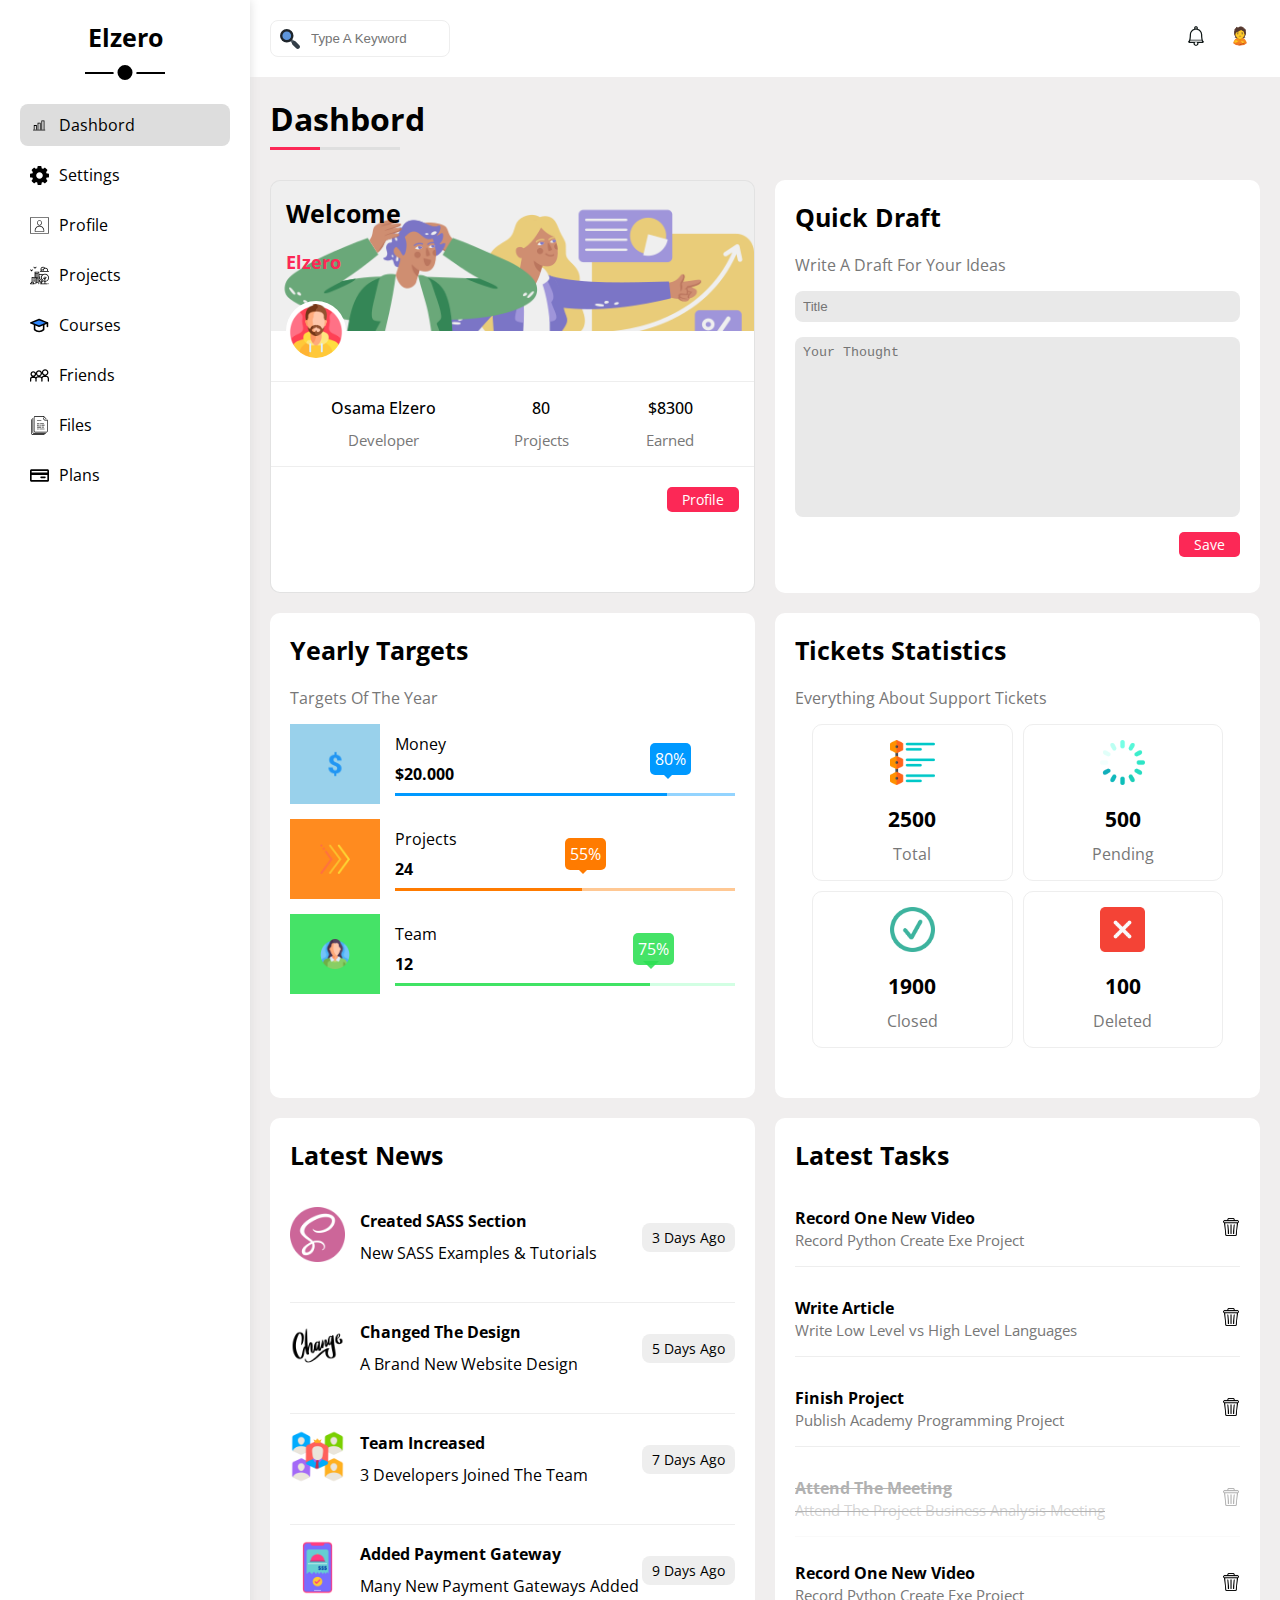
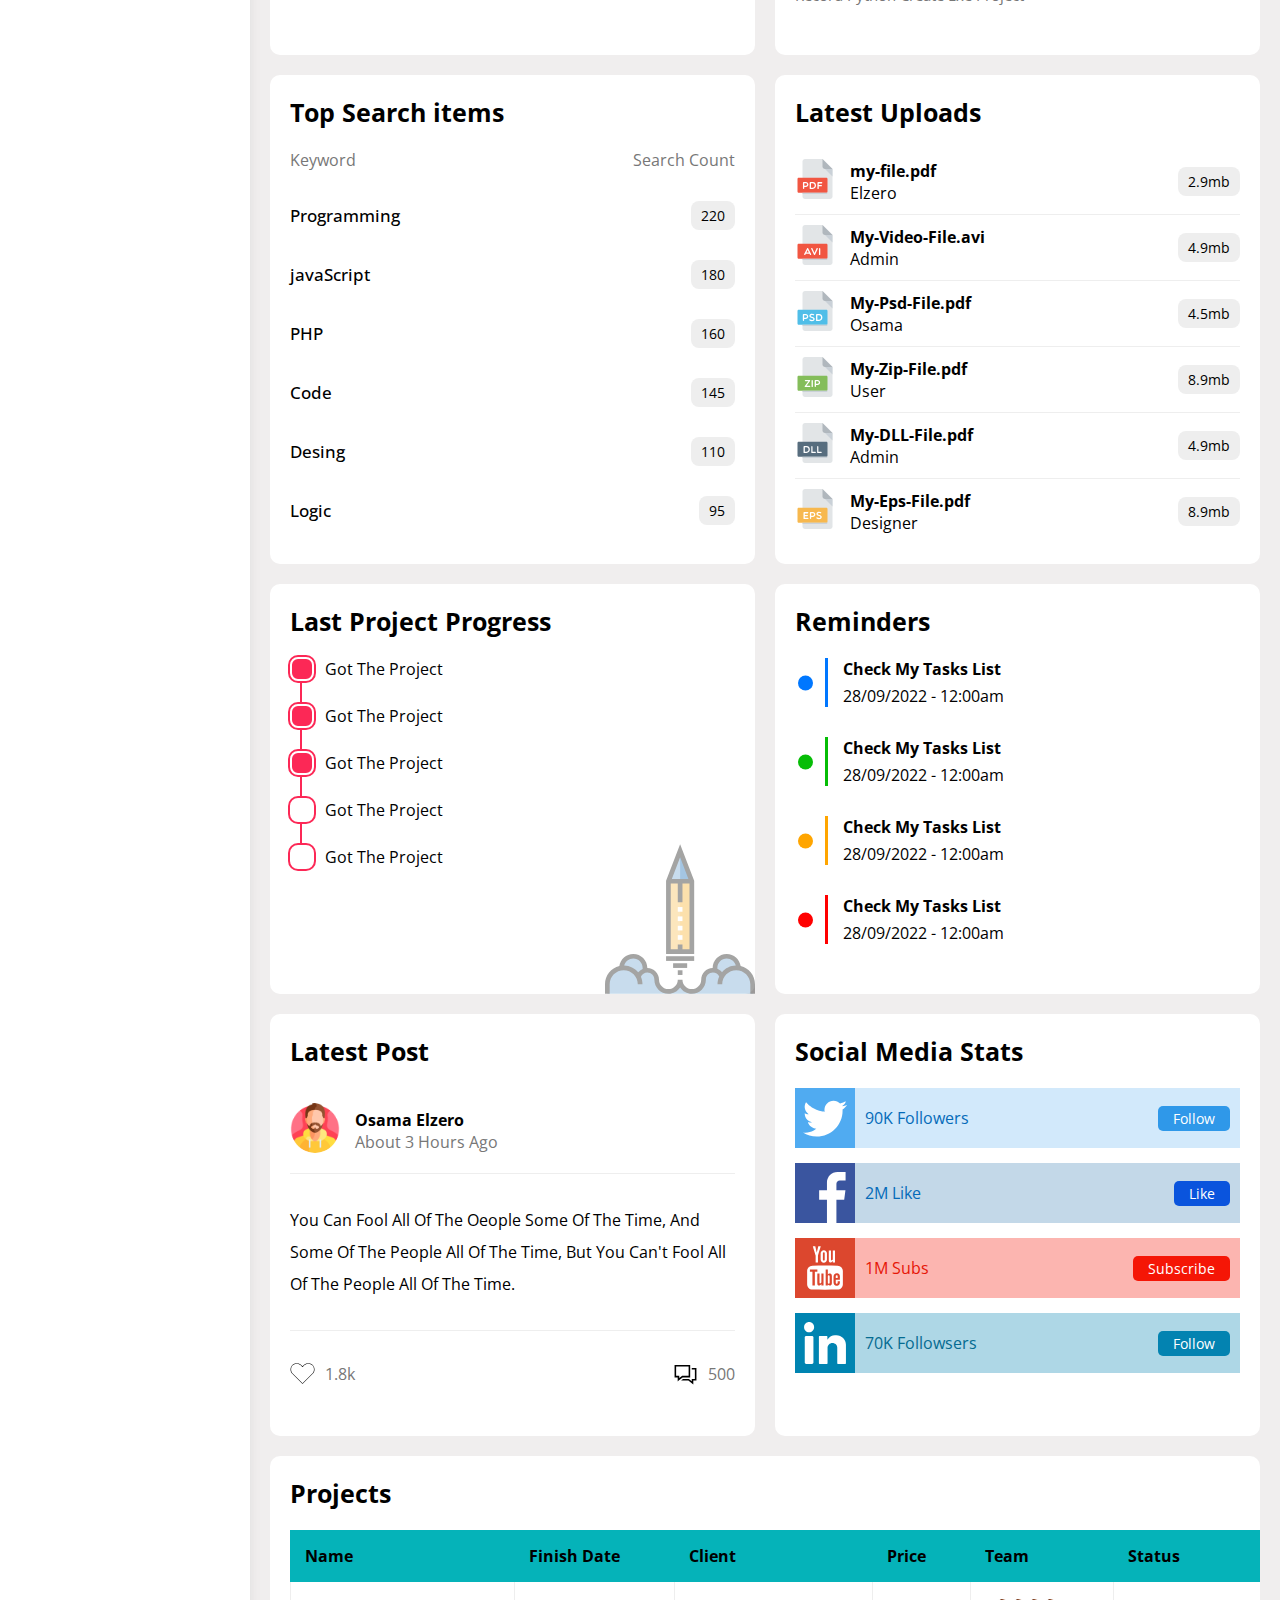
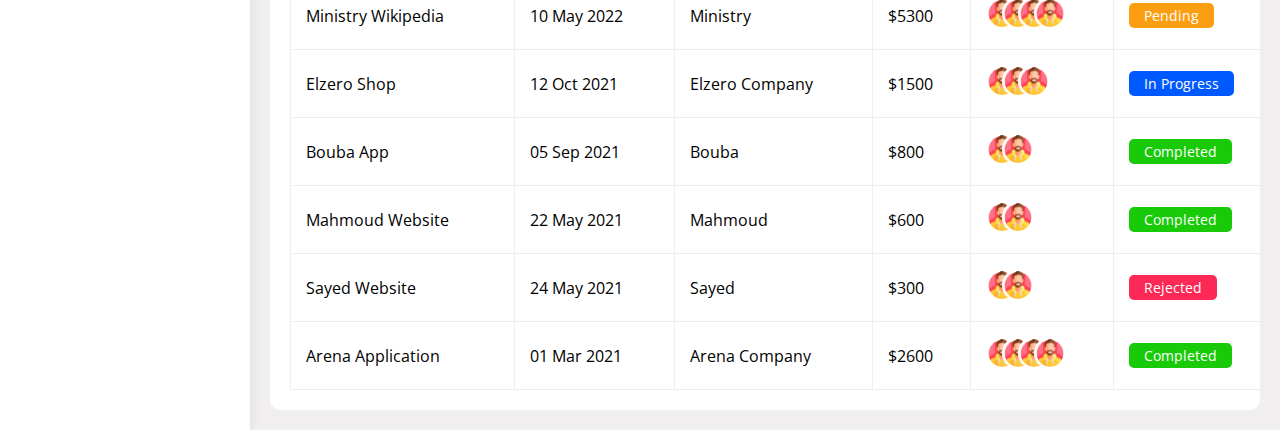
<file: index.html>
<!DOCTYPE html>
<html lang="en">
<head>
  <meta charset="UTF-8">
  <meta http-equiv="X-UA-Compatible" content="IE=edge">
  <meta name="viewport" content="width=device-width, initial-scale=1.0">
  <title>DashBord</title>
  <link rel="stylesheet" href="style/master.css">
  <link rel="preconnect" href="https://fonts.googleapis.com">
  <link rel="preconnect" href="https://fonts.gstatic.com" crossorigin>
  <link href="https://fonts.googleapis.com/css2?family=Open+Sans:wght@300;400;500;700;800&display=swap"
    rel="stylesheet">
  <link rel="stylesheet" href="style/all.min.css">
</head>

<body>
  <main>
    <div class="aside">
      <h3>Elzero</h3>
      <ul>
        <li>
          <a href="index.html" class="active"><img src="images/chart-svgrepo-com.svg" alt="chart icon"> <span>Dashbord</span></a>
        </li>
        <li>
          <a href="settings.html"><img src="images/configuration-cogwheel-interface-symbol-svgrepo-com.svg"alt="chart icon"><span>Settings</span></a>
        </li>
        <li>
          <a href="profile.html"><img src="images/profile-svgrepo-com.svg" alt="chart icon"> <span>Profile</span></a>
        </li>
        <li>
          <a href="projects.html"><img src="images/building-city-svgrepo-com.svg" alt="chart icon"> <span>Projects</span></a>
        </li>
        <li>
          <a href="courses.html"><img src="images/degree-hat-svgrepo-com.svg" alt="chart icon"> <span>Courses</span></a>
        </li>
        <li>
          <a href="friends.html"><img src="images/myspace-logo-svgrepo-com.svg" alt="chart icon"> <span>Friends</span></a>
        </li>
        <li>
          <a href="files.html"><img src="images/files-svgrepo-com.svg" alt="chart icon"> <span>Files</span></a>
        </li>
        <li>
          <a href="plans.html"><img src="images/card-svgrepo-com.svg" alt="chart icon"> <span>Plans</span></a>
        </li>
      </ul>
    </div>
    <div class="content">
      <div class="content-head">
        <div class="search">
          <input type="search" placeholder="Type A Keyword">
          <img src="images/search-svgrepo-com.svg" alt="search icon">
        </div>
        <div class="head-icons">
          <img src="images/ring-svgrepo-com.svg" alt="ring">
          <img src="images/person-pouting-svgrepo-com.svg" alt="person icon">
        </div>
      </div>
      <h1>Dashbord</h1>
      <div class="wrapper">
        <div class="box welcome">
          <div class="welcome-head">
            <h3>Welcome</h3>
            <span>Elzero</span>
            <img src="images/man.png" alt="person">
          </div>
          <div class="info">
            <div class="job-info">
              <h4>osama elzero</h6>
                <span>Developer</span>
            </div>
            <div class="projects-info">
              <h4>80</h6>
                <span>Projects</span>
            </div>
            <div class="money-info">
              <h4>$8300</h6>
                <span>Earned</span>
            </div>
          </div>
          <div class="welcome-profile">
            <a href="#" class="link">profile</a>
          </div>
        </div>
        <div class="box quick">
          <h3>Quick Draft</h3>
          <span>Write A Draft For Your Ideas</span>
          <form action="">
            <input type="text" placeholder="Title">
            <textarea name="Thought" placeholder="Your Thought"></textarea>
            <a href="#" class="link">Save</a>
          </form>
        </div>
        <div class="box targets">
          <h3>Yearly Targets</h3>
          <span>Targets Of The Year</span>
          <div class="targets-content">
            <div class="img">
              <img src="images/dollar-sign.png" alt="dollar">
            </div>
            <div class="info">
              <span>Money</span>
              <span>$20.000</span>
              <div class="bar"><span style="width:80%;"></span></div>
            </div>
          </div>
          <div class="targets-content">
            <div class="img">
              <img src="images/three.png" alt="dollar">
            </div>
            <div class="info">
              <span>Projects</span>
              <span>24</span>
              <div class="bar"><span style="width:55%;"></span></div>
            </div>
          </div>
          <div class="targets-content">
            <div class="img">
              <img src="images/woman.png" alt="dollar">
            </div>
            <div class="info">
              <span>Team</span>
              <span>12</span>
              <div class="bar"><span style="width:75%;"></span></div>
            </div>
          </div>
        </div>
        <div class="box statics">
          <h3>Tickets Statistics</h3>
          <span>Everything About Support Tickets</span>
          <div class="statics-content">
            <div class="statics-info">
              <img src="images/list.png" alt="">
              <strong>2500</strong>
              <span>Total</span>
            </div>
            <div class="statics-info">
              <img src="images/loading.png" alt="">
              <strong>500</strong>
              <span>Pending</span>
            </div>
            <div class="statics-info">
              <img src="images/179372.png" alt="">
              <strong>1900</strong>
              <span>Closed</span>
            </div>
            <div class="statics-info">
              <img src="images/1828851.png" alt="">
              <strong>100</strong>
              <span>Deleted</span>
            </div>
          </div>
        </div>
        <div class="box news">
          <h3>Latest News</h3>
          <div class="news-content">
            <div class="img">
              <img src="images/5968358.png" alt="">
            </div>
            <div class="holder">
              <div class="desc">
                <h4>Created SASS Section</h4>
                <span>New SASS Examples & Tutorials</span>
              </div>
              <span class="sign">3 Days Ago</span>
            </div>
          </div>
          <div class="news-content">
            <div class="img">
              <img src="images/7224604.png" alt="">
            </div>
            <div class="holder">
              <div class="desc">
                <h4>Changed The Design</h4>
                <span>A Brand New Website Design</span>
              </div>
              <span class="sign">5 Days Ago</span>
            </div>
          </div>
          <div class="news-content">
            <div class="img">
              <img src="images/leadership.png" alt="">
            </div>
            <div class="holder">
              <div class="desc">
                <h4>Team Increased</h4>
                <span>3 Developers Joined The Team</span>
              </div>
              <span class="sign">7 Days Ago</span>
            </div>
          </div>
          <div class="news-content">
            <div class="img">
              <img src="images/food-delivery.png" alt="">
            </div>
            <div class="holder">
              <div class="desc">
                <h4>Added Payment Gateway</h4>
                <span>Many New Payment Gateways Added</span>
              </div>
              <span class="sign">9 Days Ago</span>
            </div>
          </div>
        </div>
        <div class="box tasks">
          <h3>Latest Tasks</h3>
          <div class="tasks-content">
            <div class="desc">
              <h4>Record One New Video</h4>
              <span>Record Python Create Exe Project</span>
            </div>
            <div class="img">
              <img src="images/bin.png" alt="">
            </div>
          </div>
          <div class="tasks-content">
            <div class="desc">
              <h4>Write Article</h4>
              <span>Write Low Level vs High Level Languages</span>
            </div>
            <div class="img">
              <img src="images/bin.png" alt="">
            </div>
          </div>
          <div class="tasks-content">
            <div class="desc">
              <h4>Finish Project</h4>
              <span>Publish Academy Programming Project</span>
            </div>
            <div class="img">
              <img src="images/bin.png" alt="">
            </div>
          </div>
          <div class="tasks-content">
            <div class="desc">
              <del>
                <h4>Attend The Meeting</h4>
                <span>Attend The Project Business Analysis Meeting</span>
              </del>
            </div>
            <div class="img">
              <img src="images/bin.png" alt="">
            </div>
          </div>
          <div class="tasks-content">
            <div class="desc">
              <h4>Record One New Video</h4>
              <span>Record Python Create Exe Project</span>
            </div>
            <div class="img">
              <img src="images/bin.png" alt="">
            </div>
          </div>
        </div>
        <div class="box top-search">
          <h3>Top Search items</h3>
          <div class="search-content">
            <span>Keyword</span>
            <span>Search Count</span>
          </div>
          <div class="search-content">
            <p>Programming</p>
            <span class="sign">220</span>
          </div>
          <div class="search-content">
            <p>javaScript</p>
            <span class="sign">180</span>
          </div>
          <div class="search-content">
            <p>PHP</p>
            <span class="sign">160</span>
          </div>
          <div class="search-content">
            <p>Code</p>
            <span class="sign">145</span>
          </div>
          <div class="search-content">
            <p>Desing</p>
            <span class="sign">110</span>
          </div>
          <div class="search-content">
            <p>Logic</p>
            <span class="sign">95</span>
          </div>
        </div>
        <div class="box news uploads">
          <h3>Latest Uploads</h3>
          <div class="news-content">
            <div class="img">
              <img src="images/pdf-svgrepo-com.svg" alt="">
            </div>
            <div class="holder">
              <div class="desc">
                <h4>my-file.pdf</h4>
                <span>Elzero</span>
              </div>
              <span class="sign">2.9mb</span>
            </div>
          </div>
          <div class="news-content">
            <div class="img">
              <img src="images/avi-svgrepo-com.svg" alt="">
            </div>
            <div class="holder">
              <div class="desc">
                <h4>My-Video-File.avi</h4>
                <span>Admin</span>
              </div>
              <span class="sign">4.9mb</span>
            </div>
          </div>
          <div class="news-content">
            <div class="img">
              <img src="images/psd-svgrepo-com.svg" alt="">
            </div>
            <div class="holder">
              <div class="desc">
                <h4>My-Psd-File.pdf</h4>
                <span>Osama</span>
              </div>
              <span class="sign">4.5mb</span>
            </div>
          </div>
          <div class="news-content">
            <div class="img">
              <img src="images/zip-svgrepo-com.svg" alt="">
            </div>
            <div class="holder">
              <div class="desc">
                <h4>My-Zip-File.pdf</h4>
                <span>User</span>
              </div>
              <span class="sign">8.9mb</span>
            </div>
          </div>
          <div class="news-content">
            <div class="img">
              <img src="images/dll-svgrepo-com.svg" alt="">
            </div>
            <div class="holder">
              <div class="desc">
                <h4>My-DLL-File.pdf</h4>
                <span>Admin</span>
              </div>
              <span class="sign">4.9mb</span>
            </div>
          </div>
          <div class="news-content">
            <div class="img">
              <img src="images/eps-svgrepo-com.svg" alt="">
            </div>
            <div class="holder">
              <div class="desc">
                <h4>My-Eps-File.pdf</h4>
                <span>Designer</span>
              </div>
              <span class="sign">8.9mb</span>
            </div>
          </div>
        </div>
        <div class="box last-project">
          <h3>Last Project Progress</h3>
          <div class="last-project-content">
            <ul>
              <li class="done">Got The Project</li>
              <li class="done">Got The Project</li>
              <li class="done">Got The Project</li>
              <li>Got The Project</li>
              <li>Got The Project</li>
            </ul>
          </div>
          <img src="images/rocket-svgrepo-com.svg" alt="rocket icon">
        </div>
        <div class="box reminders">
          <h3>Reminders</h3>
          <div class="info blue">
            <p>Check My Tasks List</p>
            <span>28/09/2022 - 12:00am</span>
          </div>
          <div class="info green">
            <p>Check My Tasks List</p>
            <span>28/09/2022 - 12:00am</span>
          </div>
          <div class="info orange">
            <p>Check My Tasks List</p>
            <span>28/09/2022 - 12:00am</span>
          </div>
          <div class="info red">
            <p>Check My Tasks List</p>
            <span>28/09/2022 - 12:00am</span>
          </div>
        </div>
        <div class="box latest-post">
          <h3>Latest Post</h3>
          <div class="head">
            <div class="img">
              <img src="images/man.png" alt="">
            </div>
            <div class="head-info">
              <p>Osama Elzero</p>
              <span>About 3 Hours Ago</span>
            </div>
          </div>
          <div class="body">
            You Can Fool All Of The Oeople Some Of The Time, And Some Of The People All Of The Time, But You Can't Fool All Of The People All Of The Time.
          </div>
          <div class="footer">
            <div class="emoj holder">
              <img src="images/love-svgrepo-com.svg" alt="love">
              <span>1.8k</span>
            </div>
            <div class="comments holder">
              <img src="images/comments.svg" alt="comments">
              <span>500</span>
            </div>
          </div>
        </div>
        <div class="box social-media">
          <h3>Social Media Stats</h3>
          <div class="social-info twitter">
              <img src="images/twitter-svgrepo-com.svg" alt="twitter">
            <div class="social-stats">
              <span class="twitter">90K Followers</span>
              <a href="#" class="link twitter">follow</a>
            </div>
          </div>
          <div class="social-info facebook">
              <img src="images/facebook-svgrepo-com.svg" alt="twitter">
            <div class="social-stats">
              <span class="facebook">2M Like</span>
              <a href="#" class="link facebook">Like</a>
            </div>
          </div>
          <div class="social-info youtube">
              <img src="images/youtube-svgrepo-com.svg" alt="twitter">
            <div class="social-stats">
              <span class="youtube">1M Subs</span>
              <a href="#" class="link youtube">Subscribe</a>
            </div>
          </div>
          <div class="social-info linkedin">
              <img src="images/linkedin-svgrepo-com.svg" alt="twitter">
            <div class="social-stats">
              <span class="linkedin">70K Followsers</span>
              <a href="#" class="link linkedin">follow</a>
            </div>
          </div>
        </div>
      </div>
      <div class="responsive-table">
        <h3>Projects</h3>
        <table>
          <thead>
            <tr>
              <td>Name</td>
              <td>Finish Date</td>
              <td>Client</td>
              <td>Price</td>
              <td>Team</td>
              <td>Status</td>
            </tr>
          </thead>
          <tbody>
            <tr>
              <td>Ministry Wikipedia</td>
              <td>10 May 2022</td>
              <td>Ministry</td>
              <td>$5300</td>
              <td>
                <img src="images/man.png" alt="person">
                <img src="images/man.png" alt="person">
                <img src="images/man.png" alt="person">
                <img src="images/man.png" alt="person">
              </td>
              <td><a href="#" class="link">Pending</a></td>
            </tr>
            <tr>
              <td>Elzero Shop</td>
              <td>12 Oct 2021</td>
              <td>Elzero Company</td>
              <td>$1500</td>
              <td>
                <img src="images/man.png" alt="person">
                <img src="images/man.png" alt="person">
                <img src="images/man.png" alt="person">
              </td>
              <td><a href="#" class="link">In Progress</a></td>
            </tr>
            <tr>
              <td>Bouba App</td>
              <td>05 Sep 2021</td>
              <td>Bouba</td>
              <td>$800</td>
              <td>
                <img src="images/man.png" alt="person">
                <img src="images/man.png" alt="person">
              </td>
              <td><a href="#" class="link">Completed</a></td>
            </tr>
            <tr>
              <td>Mahmoud Website</td>
              <td>22 May 2021</td>
              <td>Mahmoud</td>
              <td>$600</td>
              <td>
                <img src="images/man.png" alt="person">
                <img src="images/man.png" alt="person">
              </td>
              <td><a href="#" class="link">Completed</a></td>
            </tr>
            <tr>
              <td>Sayed Website</td>
              <td>24 May 2021</td>
              <td>Sayed</td>
              <td>$300</td>
              <td>
                <img src="images/man.png" alt="person">
                <img src="images/man.png" alt="person">
              </td>
              <td><a href="#" class="link">Rejected</a></td>
            </tr>
            <tr>
              <td>Arena Application</td>
              <td>01 Mar 2021</td>
              <td>Arena Company</td>
              <td>$2600</td>
              <td>
                <img src="images/man.png" alt="person">
                <img src="images/man.png" alt="person">
                <img src="images/man.png" alt="person">
                <img src="images/man.png" alt="person">
              </td>
              <td><a href="#" class="link">Completed</a></td>
            </tr>
            
          </tbody>
        </table>
      </div>
    </div>
  </main>
</body>

</html>
</file>
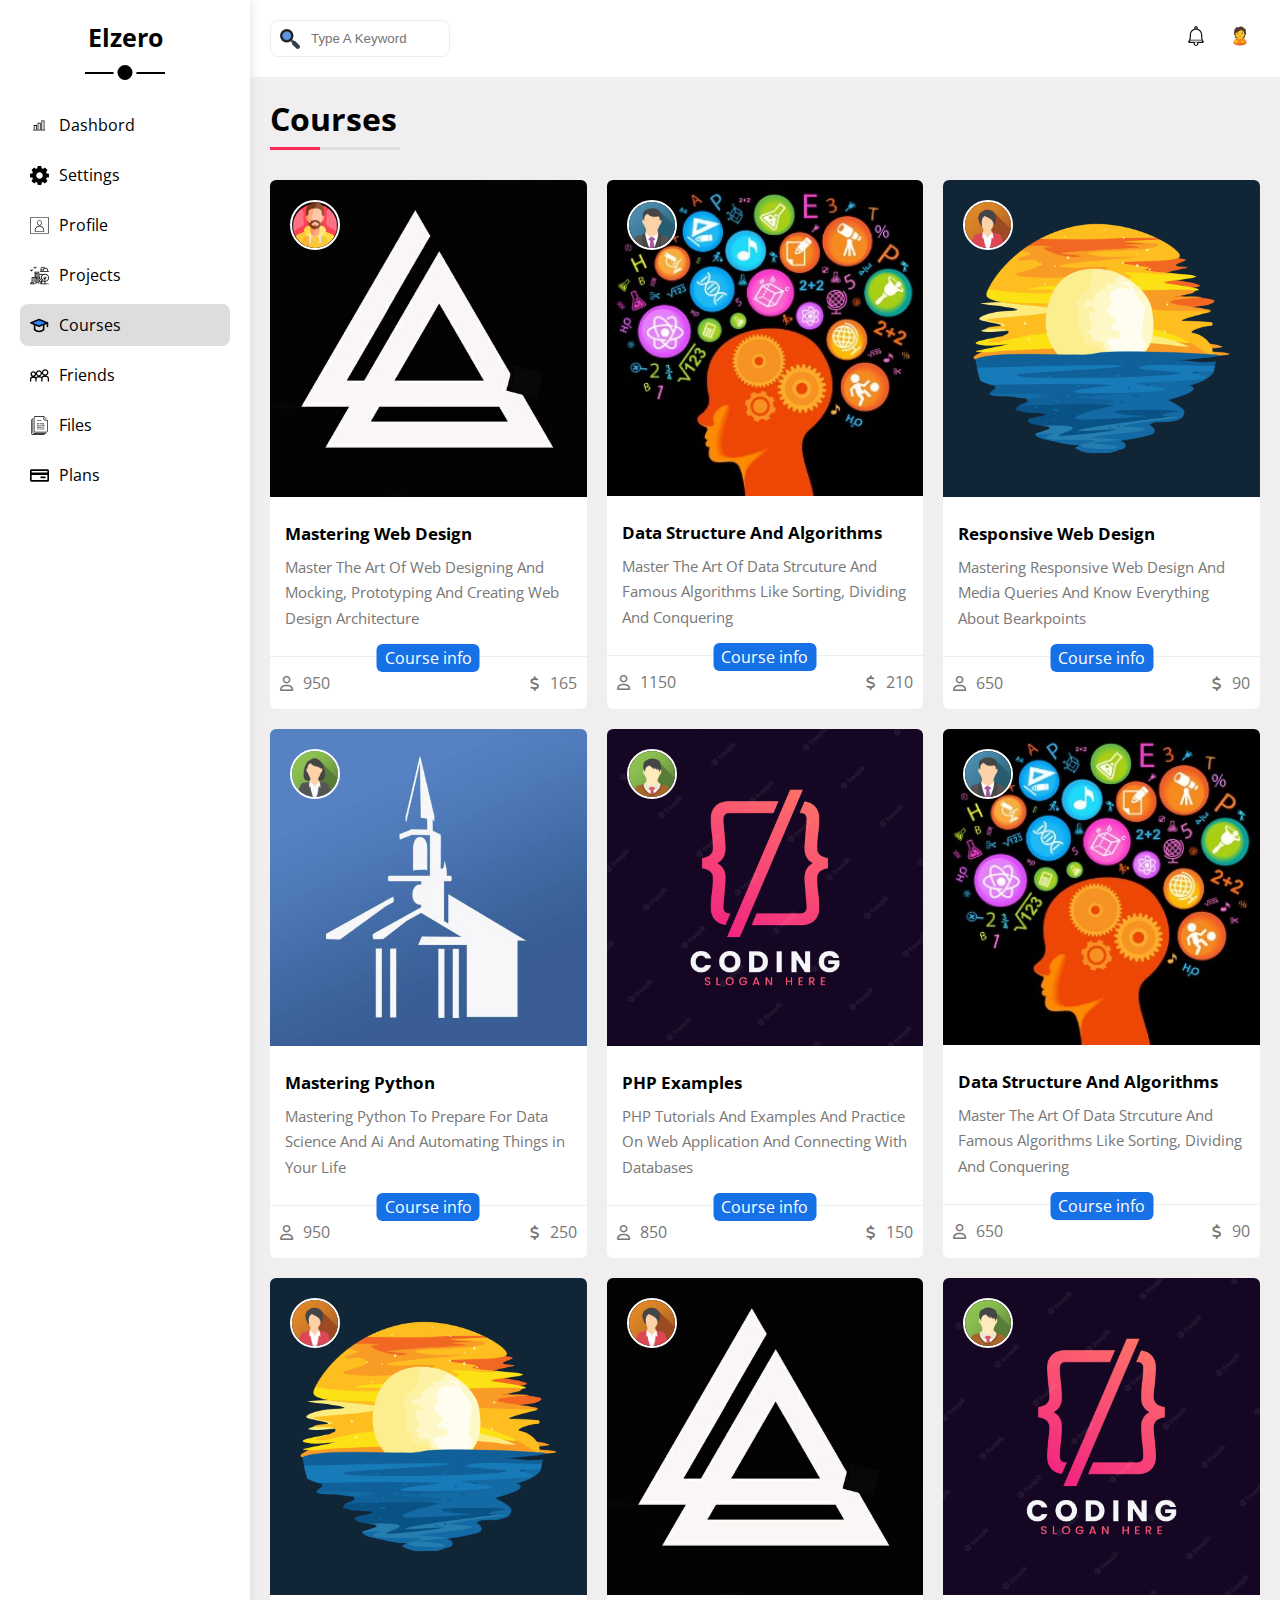
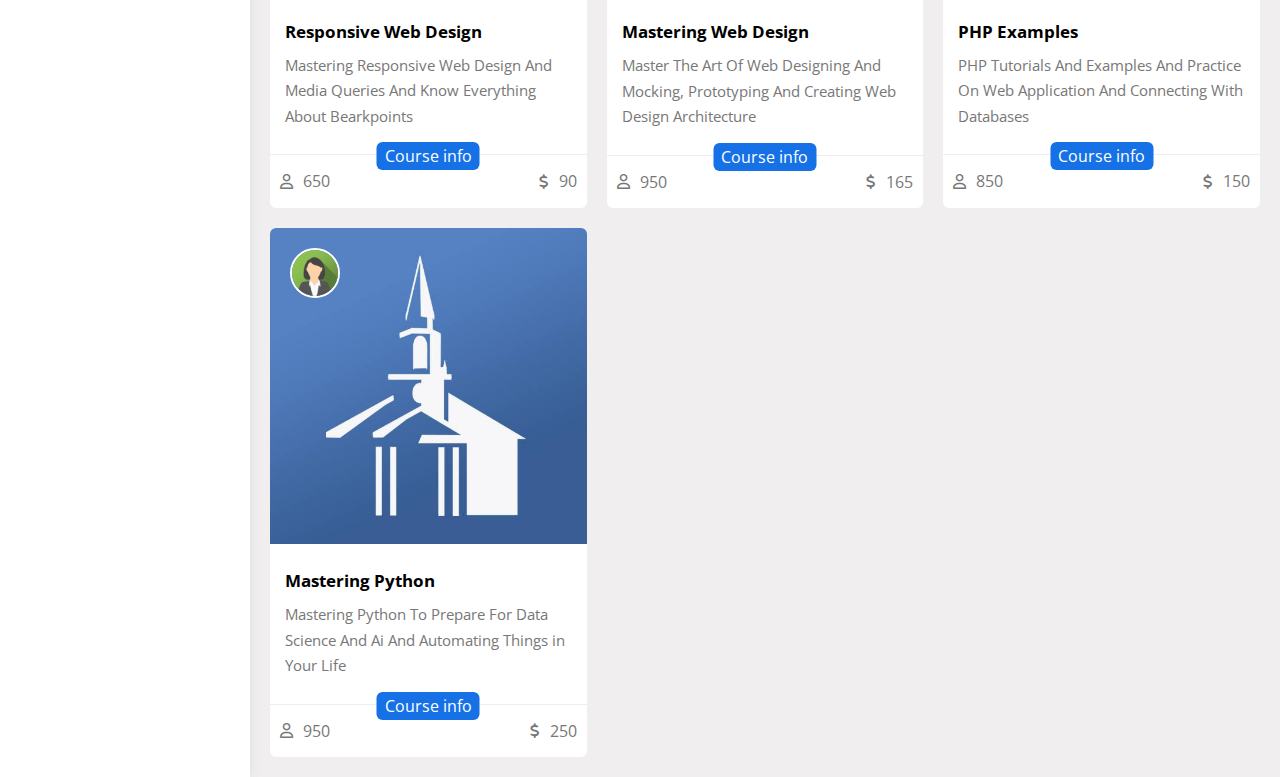
<file: courses.html>
<!DOCTYPE html>
<html lang="en">
<head>
  <meta charset="UTF-8" />
  <meta http-equiv="X-UA-Compatible" content="IE=edge" />
  <meta name="viewport" content="width=device-width, initial-scale=1.0" />
  <title>Settings</title>
  <!-- Main css file -->
  <link rel="stylesheet" href="style/master.css" />
  <!-- Font awesome library -->
  <link rel="stylesheet" href="style/all.min.css" />
  <!-- Google Fonts -->
  <link rel="preconnect" href="https://fonts.googleapis.com" />
  <link rel="preconnect" href="https://fonts.gstatic.com" crossorigin />
  <link href="https://fonts.googleapis.com/css2?family=Open+Sans:wght@300;400;500;700;800&display=swap"
    rel="stylesheet" />
</head>

<body>
  <main>
    <div class="aside">
      <h3>Elzero</h3>
      <ul>
        <li>
          <a href="index.html"><img src="images/chart-svgrepo-com.svg" alt="chart icon"> <span>Dashbord</span></a>
        </li>
        <li>
          <a href="settings.html"><img src="images/configuration-cogwheel-interface-symbol-svgrepo-com.svg"alt="chart icon"><span>Settings</span></a>
        </li>
        <li>
          <a href="profile.html"><img src="images/profile-svgrepo-com.svg" alt="chart icon"> <span>Profile</span></a>
        </li>
        <li>
          <a href="projects.html"><img src="images/building-city-svgrepo-com.svg" alt="chart icon"> <span>Projects</span></a>
        </li>
        <li>
          <a href="courses.html" class="active"><img src="images/degree-hat-svgrepo-com.svg" alt="chart icon"> <span>Courses</span></a>
        </li>
        <li>
          <a href="friends.html"><img src="images/myspace-logo-svgrepo-com.svg" alt="chart icon"> <span>Friends</span></a>
        </li>
        <li>
          <a href="files.html"><img src="images/files-svgrepo-com.svg" alt="chart icon"> <span>Files</span></a>
        </li>
        <li>
          <a href="plans.html"><img src="images/card-svgrepo-com.svg" alt="chart icon"> <span>Plans</span></a>
        </li>
      </ul>
    </div>
    <div class="content">
      <div class="content-head">
        <div class="search">
          <input type="search" placeholder="Type A Keyword">
          <img src="images/search-svgrepo-com.svg" alt="search icon">
        </div>
        <div class="head-icons">
          <img src="images/ring-svgrepo-com.svg" alt="ring">
          <img src="images/person-pouting-svgrepo-com.svg" alt="person icon">
        </div>
      </div>
      <h1>Courses</h1>
      <div class="courses">
      <div class="course">
        <img src="images/man.png" alt="man">
        <div class="img">
            <img src="images/a.jpg" alt="background">
        </div>
        <div class="course-desc">
          <h3>Mastering Web Design</h3>
          <p>Master The Art Of Web Designing And Mocking, Prototyping And Creating Web Design Architecture</p>
        </div>
        <div class="course-info">
        <div class="users">
          <i class="fa-regular fa-user"></i>
          <p>950</p>
        </div>
          <span>Course info</span>
          <div class="users">
            <i class="fa-solid fa-dollar-sign"></i>
            <p>165</p>
          </div>
        </div>
      </div>
      <div class="course">
        <img src="images/img_avatar.png" alt="man">
        <div class="img">
            <img src="images/creativity-300.jpg" alt="background">
        </div>
        <div class="course-desc">
          <h3>Data Structure And Algorithms</h3>
          <p>Master The Art Of Data Strcuture And Famous Algorithms Like Sorting, Dividing And Conquering</p>
        </div>
        <div class="course-info">
        <div class="users">
          <i class="fa-regular fa-user"></i>
          <p>1150</p>
        </div>
          <span>Course info</span>
          <div class="users">
            <i class="fa-solid fa-dollar-sign"></i>
            <p>210</p>
          </div>
        </div>
      </div>
      <div class="course">
        <img src="images/img_avatar6.png" alt="man">
        <div class="img">
            <img src="images/beautiful-sun-and-sea-scenery-illustration-background-free-vector.jpg" alt="background">
        </div>
        <div class="course-desc">
          <h3>Responsive Web Design</h3>
          <p>Mastering Responsive Web Design And Media Queries And Know Everything About Bearkpoints</p>
        </div>
        <div class="course-info">
        <div class="users">
          <i class="fa-regular fa-user"></i>
          <p>650</p>
        </div>
          <span>Course info</span>
          <div class="users">
            <i class="fa-solid fa-dollar-sign"></i>
            <p>90</p>
          </div>
        </div>
      </div>
      <div class="course">
        <img src="images/img_avatar2.png" alt="man">
        <div class="img">
            <img src="images/cherch.jpg" alt="background">
        </div>
        <div class="course-desc">
          <h3>Mastering Python</h3>
          <p>Mastering Python To Prepare For Data Science And Ai And Automating Things in Your Life</p>
        </div>
        <div class="course-info">
        <div class="users">
          <i class="fa-regular fa-user"></i>
          <p>950</p>
        </div>
          <span>Course info</span>
          <div class="users">
            <i class="fa-solid fa-dollar-sign"></i>
            <p>250</p>
          </div>
        </div>
      </div>
      <div class="course">
        <img src="images/avatar2.png" alt="man">
        <div class="img">
            <img src="images/creative-abstract-modern-programming-logo-design-colorful-gradient-coding-logo-design-template_467913-970.jpg" alt="background">
        </div>
        <div class="course-desc">
          <h3>PHP Examples</h3>
          <p>PHP Tutorials And Examples And Practice On Web Application And Connecting With Databases</p>
        </div>
        <div class="course-info">
        <div class="users">
          <i class="fa-regular fa-user"></i>
          <p>850</p>
        </div>
          <span>Course info</span>
          <div class="users">
            <i class="fa-solid fa-dollar-sign"></i>
            <p>150</p>
          </div>
        </div>
      </div>
      <div class="course">
        <img src="images/img_avatar.png" alt="man">
        <div class="img">
            <img src="images/creativity-300.jpg" alt="background">
        </div>
        <div class="course-desc">
          <h3>Data Structure And Algorithms</h3>
          <p>Master The Art Of Data Strcuture And Famous Algorithms Like Sorting, Dividing And Conquering</p>
        </div>
        <div class="course-info">
        <div class="users">
          <i class="fa-regular fa-user"></i>
          <p>650</p>
        </div>
          <span>Course info</span>
          <div class="users">
            <i class="fa-solid fa-dollar-sign"></i>
            <p>90</p>
          </div>
        </div>
      </div>
      <div class="course">
        <img src="images/img_avatar6.png" alt="man">
        <div class="img">
            <img src="images/beautiful-sun-and-sea-scenery-illustration-background-free-vector.jpg" alt="background">
        </div>
        <div class="course-desc">
          <h3>Responsive Web Design</h3>
          <p>Mastering Responsive Web Design And Media Queries And Know Everything About Bearkpoints</p>
        </div>
        <div class="course-info">
        <div class="users">
          <i class="fa-regular fa-user"></i>
          <p>650</p>
        </div>
          <span>Course info</span>
          <div class="users">
            <i class="fa-solid fa-dollar-sign"></i>
            <p>90</p>
          </div>
        </div>
      </div>
      <div class="course">
        <img src="images/img_avatar6.png" alt="man">
        <div class="img">
            <img src="images/a.jpg" alt="background">
        </div>
        <div class="course-desc">
          <h3>Mastering Web Design</h3>
          <p>Master The Art Of Web Designing And Mocking, Prototyping And Creating Web Design Architecture</p>
        </div>
        <div class="course-info">
        <div class="users">
          <i class="fa-regular fa-user"></i>
          <p>950</p>
        </div>
          <span>Course info</span>
          <div class="users">
            <i class="fa-solid fa-dollar-sign"></i>
            <p>165</p>
          </div>
        </div>
      </div>
      <div class="course">
        <img src="images/avatar2.png" alt="man">
        <div class="img">
            <img src="images/creative-abstract-modern-programming-logo-design-colorful-gradient-coding-logo-design-template_467913-970.jpg" alt="background">
        </div>
        <div class="course-desc">
          <h3>PHP Examples</h3>
          <p>PHP Tutorials And Examples And Practice On Web Application And Connecting With Databases</p>
        </div>
        <div class="course-info">
        <div class="users">
          <i class="fa-regular fa-user"></i>
          <p>850</p>
        </div>
          <span>Course info</span>
          <div class="users">
            <i class="fa-solid fa-dollar-sign"></i>
            <p>150</p>
          </div>
        </div>
      </div>
      <div class="course">
        <img src="images/img_avatar2.png" alt="man">
        <div class="img">
            <img src="images/cherch.jpg" alt="background">
        </div>
        <div class="course-desc">
          <h3>Mastering Python</h3>
          <p>Mastering Python To Prepare For Data Science And Ai And Automating Things in Your Life</p>
        </div>
        <div class="course-info">
        <div class="users">
          <i class="fa-regular fa-user"></i>
          <p>950</p>
        </div>
          <span>Course info</span>
          <div class="users">
            <i class="fa-solid fa-dollar-sign"></i>
            <p>250</p>
          </div>
        </div>
      </div>
      </div>
      </div>
    </div>
  </main>
</body>

</html>
</file>
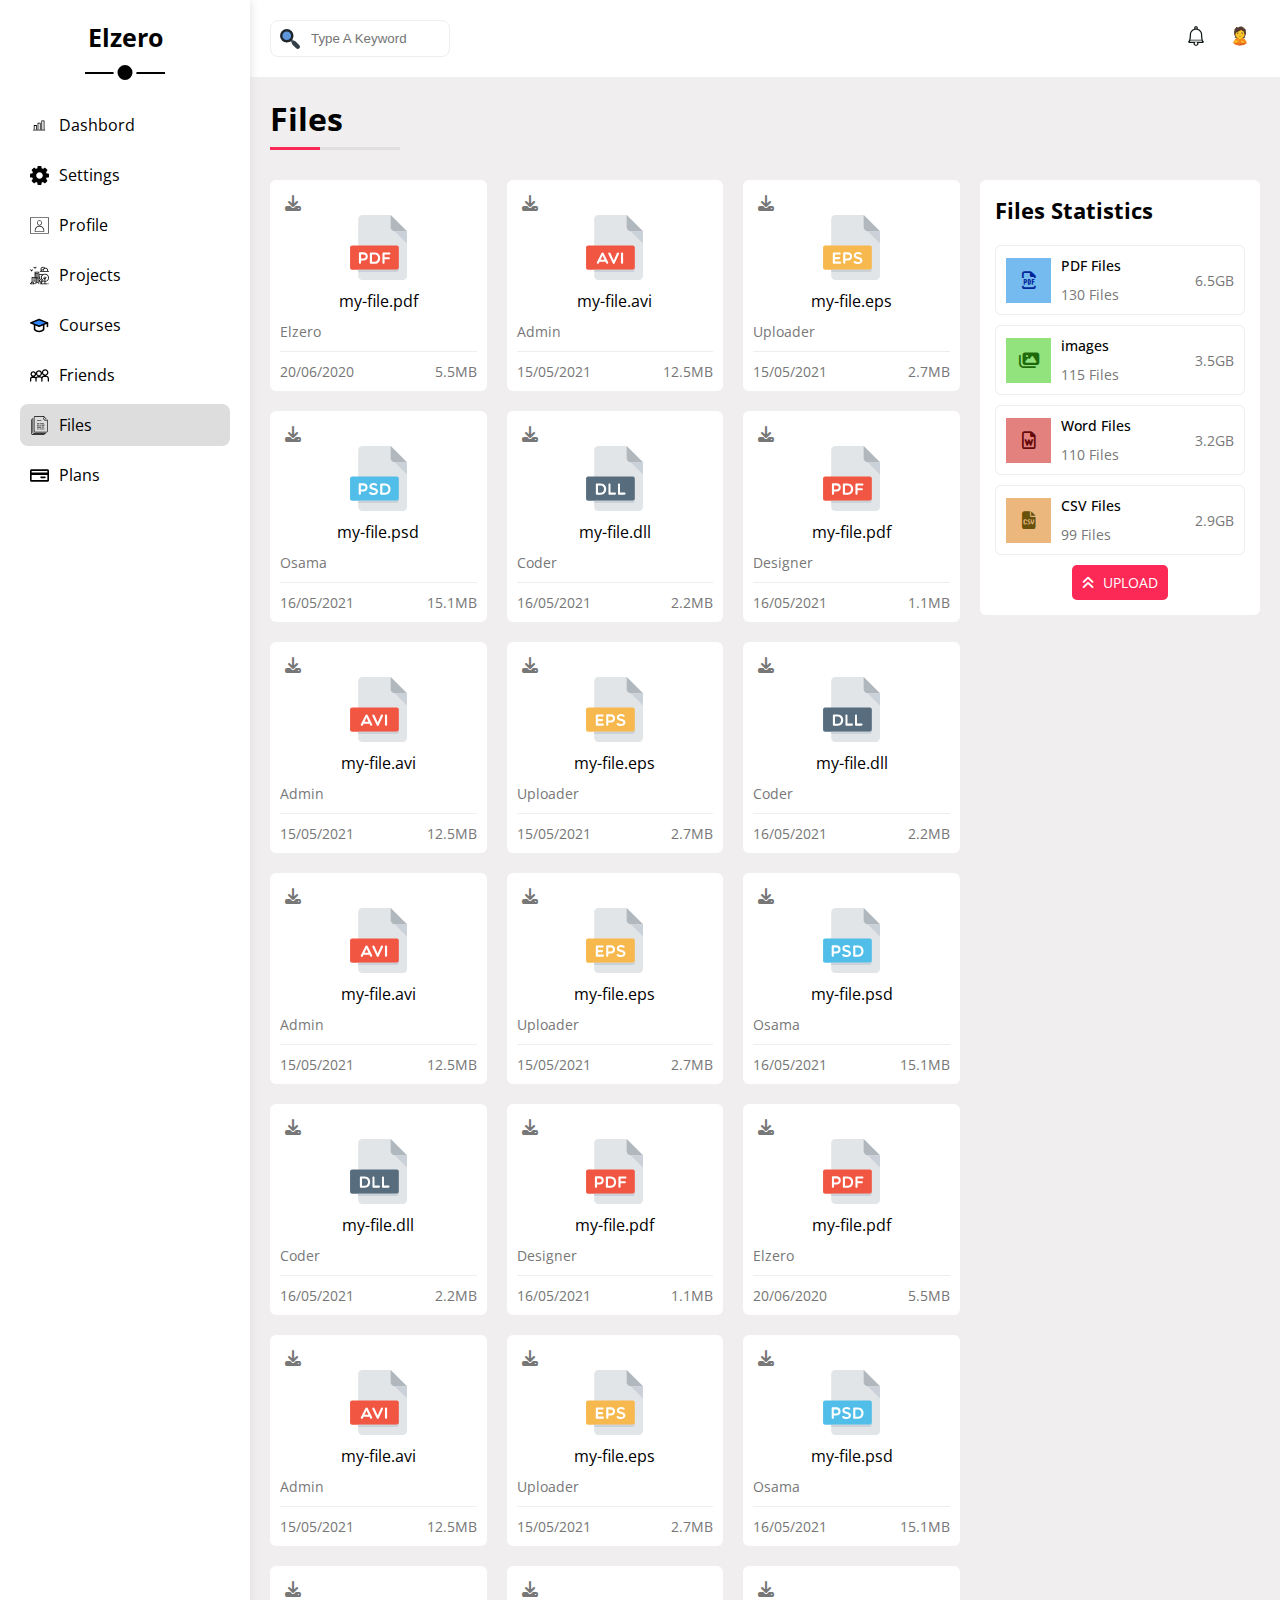
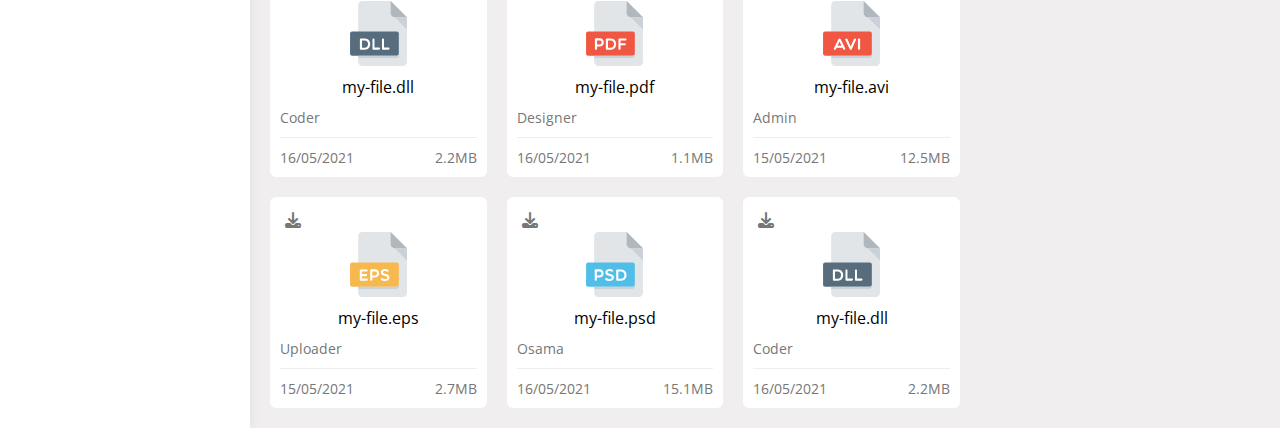
<file: files.html>
<!DOCTYPE html>
<html lang="en">
<head>
  <meta charset="UTF-8" />
  <meta http-equiv="X-UA-Compatible" content="IE=edge" />
  <meta name="viewport" content="width=device-width, initial-scale=1.0" />
  <title>Settings</title>
  <!-- Main css file -->
  <link rel="stylesheet" href="style/master.css" />
  <!-- Font awesome library -->
  <link rel="stylesheet" href="style/all.min.css" />
  <!-- Google Fonts -->
  <link rel="preconnect" href="https://fonts.googleapis.com" />
  <link rel="preconnect" href="https://fonts.gstatic.com" crossorigin />
  <link href="https://fonts.googleapis.com/css2?family=Open+Sans:wght@300;400;500;700;800&display=swap"
    rel="stylesheet" />
</head>

<body>
  <main>
    <div class="aside">
      <h3>Elzero</h3>
      <ul>
        <li>
          <a href="index.html"><img src="images/chart-svgrepo-com.svg" alt="chart icon"> <span>Dashbord</span></a>
        </li>
        <li>
          <a href="settings.html"><img src="images/configuration-cogwheel-interface-symbol-svgrepo-com.svg"alt="chart icon"><span>Settings</span></a>
        </li>
        <li>
          <a href="profile.html"><img src="images/profile-svgrepo-com.svg" alt="chart icon"> <span>Profile</span></a>
        </li>
        <li>
          <a href="projects.html"><img src="images/building-city-svgrepo-com.svg" alt="chart icon"> <span>Projects</span></a>
        </li>
        <li>
          <a href="courses.html"><img src="images/degree-hat-svgrepo-com.svg" alt="chart icon"> <span>Courses</span></a>
        </li>
        <li>
          <a href="friends.html"><img src="images/myspace-logo-svgrepo-com.svg" alt="chart icon"> <span>Friends</span></a>
        </li>
        <li>
          <a href="files.html"  class="active"><img src="images/files-svgrepo-com.svg" alt="chart icon"> <span>Files</span></a>
        </li>
        <li>
          <a href="plans.html"><img src="images/card-svgrepo-com.svg" alt="chart icon"> <span>Plans</span></a>
        </li>
      </ul>
    </div>
    <div class="content">
      <div class="content-head">
        <div class="search">
          <input type="search" placeholder="Type A Keyword">
          <img src="images/search-svgrepo-com.svg" alt="search icon">
        </div>
        <div class="head-icons">
          <img src="images/ring-svgrepo-com.svg" alt="ring">
          <img src="images/person-pouting-svgrepo-com.svg" alt="person icon">
        </div>
      </div>
      <h1>Files</h1>
      <div class="files-page">
        <div class="files-statistics">
          <h3>Files Statistics</h3>
          <div class="info">
            <div class="file  blue">
              <i class="fa-regular fa-file-pdf blue"></i>
            </div>
             <div class="desc">
               <p>PDF Files</p>
               <span>130 Files</span>
             </div>
            <div class="size">6.5GB</div>
          </div>
          <div class="info">
            <div class="file green">
              <i class="fa-solid fa-images green"></i>
            </div>
             <div class="desc">
               <p>images</p>
               <span>115 Files</span>
             </div>
            <div class="size">3.5GB</div>
          </div>
          <div class="info">
            <div class="file red">
              <i class="fa-regular fa-file-word red"></i>
            </div>
             <div class="desc">
               <p>Word Files</p>
               <span>110 Files</span>
             </div>
            <div class="size">3.2GB</div>
          </div>
          <div class="info">
            <div class="file orange">
              <i class="fa-solid fa-file-csv orange"></i>
            </div>
             <div class="desc">
               <p>CSV Files</p>
               <span>99 Files</span>
             </div>
            <div class="size">2.9GB</div>
          </div>
          <a href="#" class="link"><i class="fa-solid fa-angles-up"></i> UPLOAD</a>
        </div>
        <div class="all-files">
          <div class="file-box">
            <i class="fa-solid fa-download"></i>
            <div class="file">
              <img src="images/pdf-svgrepo-com.svg" alt="pdf image">
              <p>my-file.pdf</p>
              <span>Elzero</span>
            </div>
            <div class="date">
              <span>20/06/2020</span>
              <span>5.5MB</span>
            </div>
          </div>
          <div class="file-box">
            <i class="fa-solid fa-download"></i>
            <div class="file">
              <img src="images/avi-svgrepo-com.svg" alt="avi image">
              <p>my-file.avi</p>
              <span>Admin</span>
            </div>
            <div class="date">
              <span>15/05/2021</span>
              <span>12.5MB</span>
            </div>
          </div>
          <div class="file-box">
            <i class="fa-solid fa-download"></i>
            <div class="file">
              <img src="images/eps-svgrepo-com.svg" alt="eps image">
              <p>my-file.eps</p>
              <span>Uploader</span>
            </div>
            <div class="date">
              <span>15/05/2021</span>
              <span>2.7MB</span>
            </div>
          </div>
          <div class="file-box">
            <i class="fa-solid fa-download"></i>
            <div class="file">
              <img src="images/psd-svgrepo-com.svg" alt="psd image">
              <p>my-file.psd</p>
              <span>Osama</span>
            </div>
            <div class="date">
              <span>16/05/2021</span>
              <span>15.1MB</span>
            </div>
          </div>
          <div class="file-box">
            <i class="fa-solid fa-download"></i>
            <div class="file">
              <img src="images/dll-svgrepo-com.svg" alt="dll image">
              <p>my-file.dll</p>
              <span>Coder</span>
            </div>
            <div class="date">
              <span>16/05/2021</span>
              <span>2.2MB</span>
            </div>
          </div>
          <div class="file-box">
            <i class="fa-solid fa-download"></i>
            <div class="file">
              <img src="images/pdf-svgrepo-com.svg" alt="pdf image">
              <p>my-file.pdf</p>
              <span>Designer</span>
            </div>
            <div class="date">
              <span>16/05/2021</span>
              <span>1.1MB</span>
            </div>
          </div>
          <div class="file-box">
            <i class="fa-solid fa-download"></i>
            <div class="file">
              <img src="images/avi-svgrepo-com.svg" alt="avi image">
              <p>my-file.avi</p>
              <span>Admin</span>
            </div>
            <div class="date">
              <span>15/05/2021</span>
              <span>12.5MB</span>
            </div>
          </div>
          <div class="file-box">
            <i class="fa-solid fa-download"></i>
            <div class="file">
              <img src="images/eps-svgrepo-com.svg" alt="eps image">
              <p>my-file.eps</p>
              <span>Uploader</span>
            </div>
            <div class="date">
              <span>15/05/2021</span>
              <span>2.7MB</span>
            </div>
          </div>
          <div class="file-box">
            <i class="fa-solid fa-download"></i>
            <div class="file">
              <img src="images/dll-svgrepo-com.svg" alt="dll image">
              <p>my-file.dll</p>
              <span>Coder</span>
            </div>
            <div class="date">
              <span>16/05/2021</span>
              <span>2.2MB</span>
            </div>
          </div>
          <div class="file-box">
            <i class="fa-solid fa-download"></i>
            <div class="file">
              <img src="images/avi-svgrepo-com.svg" alt="avi image">
              <p>my-file.avi</p>
              <span>Admin</span>
            </div>
            <div class="date">
              <span>15/05/2021</span>
              <span>12.5MB</span>
            </div>
          </div>
          <div class="file-box">
            <i class="fa-solid fa-download"></i>
            <div class="file">
              <img src="images/eps-svgrepo-com.svg" alt="eps image">
              <p>my-file.eps</p>
              <span>Uploader</span>
            </div>
            <div class="date">
              <span>15/05/2021</span>
              <span>2.7MB</span>
            </div>
          </div>
          <div class="file-box">
            <i class="fa-solid fa-download"></i>
            <div class="file">
              <img src="images/psd-svgrepo-com.svg" alt="psd image">
              <p>my-file.psd</p>
              <span>Osama</span>
            </div>
            <div class="date">
              <span>16/05/2021</span>
              <span>15.1MB</span>
            </div>
          </div>
          <div class="file-box">
            <i class="fa-solid fa-download"></i>
            <div class="file">
              <img src="images/dll-svgrepo-com.svg" alt="dll image">
              <p>my-file.dll</p>
              <span>Coder</span>
            </div>
            <div class="date">
              <span>16/05/2021</span>
              <span>2.2MB</span>
            </div>
          </div>
          <div class="file-box">
            <i class="fa-solid fa-download"></i>
            <div class="file">
              <img src="images/pdf-svgrepo-com.svg" alt="pdf image">
              <p>my-file.pdf</p>
              <span>Designer</span>
            </div>
            <div class="date">
              <span>16/05/2021</span>
              <span>1.1MB</span>
            </div>
          </div>
          <div class="file-box">
            <i class="fa-solid fa-download"></i>
            <div class="file">
              <img src="images/pdf-svgrepo-com.svg" alt="pdf image">
              <p>my-file.pdf</p>
              <span>Elzero</span>
            </div>
            <div class="date">
              <span>20/06/2020</span>
              <span>5.5MB</span>
            </div>
          </div>
          <div class="file-box">
            <i class="fa-solid fa-download"></i>
            <div class="file">
              <img src="images/avi-svgrepo-com.svg" alt="avi image">
              <p>my-file.avi</p>
              <span>Admin</span>
            </div>
            <div class="date">
              <span>15/05/2021</span>
              <span>12.5MB</span>
            </div>
          </div>
          <div class="file-box">
            <i class="fa-solid fa-download"></i>
            <div class="file">
              <img src="images/eps-svgrepo-com.svg" alt="eps image">
              <p>my-file.eps</p>
              <span>Uploader</span>
            </div>
            <div class="date">
              <span>15/05/2021</span>
              <span>2.7MB</span>
            </div>
          </div>
          <div class="file-box">
            <i class="fa-solid fa-download"></i>
            <div class="file">
              <img src="images/psd-svgrepo-com.svg" alt="psd image">
              <p>my-file.psd</p>
              <span>Osama</span>
            </div>
            <div class="date">
              <span>16/05/2021</span>
              <span>15.1MB</span>
            </div>
          </div>
          <div class="file-box">
            <i class="fa-solid fa-download"></i>
            <div class="file">
              <img src="images/dll-svgrepo-com.svg" alt="dll image">
              <p>my-file.dll</p>
              <span>Coder</span>
            </div>
            <div class="date">
              <span>16/05/2021</span>
              <span>2.2MB</span>
            </div>
          </div>
          <div class="file-box">
            <i class="fa-solid fa-download"></i>
            <div class="file">
              <img src="images/pdf-svgrepo-com.svg" alt="pdf image">
              <p>my-file.pdf</p>
              <span>Designer</span>
            </div>
            <div class="date">
              <span>16/05/2021</span>
              <span>1.1MB</span>
            </div>
          </div>
          <div class="file-box">
            <i class="fa-solid fa-download"></i>
            <div class="file">
              <img src="images/avi-svgrepo-com.svg" alt="avi image">
              <p>my-file.avi</p>
              <span>Admin</span>
            </div>
            <div class="date">
              <span>15/05/2021</span>
              <span>12.5MB</span>
            </div>
          </div>
          <div class="file-box">
            <i class="fa-solid fa-download"></i>
            <div class="file">
              <img src="images/eps-svgrepo-com.svg" alt="eps image">
              <p>my-file.eps</p>
              <span>Uploader</span>
            </div>
            <div class="date">
              <span>15/05/2021</span>
              <span>2.7MB</span>
            </div>
          </div>
          <div class="file-box">
            <i class="fa-solid fa-download"></i>
            <div class="file">
              <img src="images/psd-svgrepo-com.svg" alt="psd image">
              <p>my-file.psd</p>
              <span>Osama</span>
            </div>
            <div class="date">
              <span>16/05/2021</span>
              <span>15.1MB</span>
            </div>
          </div>
          <div class="file-box">
            <i class="fa-solid fa-download"></i>
            <div class="file">
              <img src="images/dll-svgrepo-com.svg" alt="dll image">
              <p>my-file.dll</p>
              <span>Coder</span>
            </div>
            <div class="date">
              <span>16/05/2021</span>
              <span>2.2MB</span>
            </div>
          </div>
      </div>
      </div>
      </div>
    </div>
  </main>
</body>

</html>
</file>
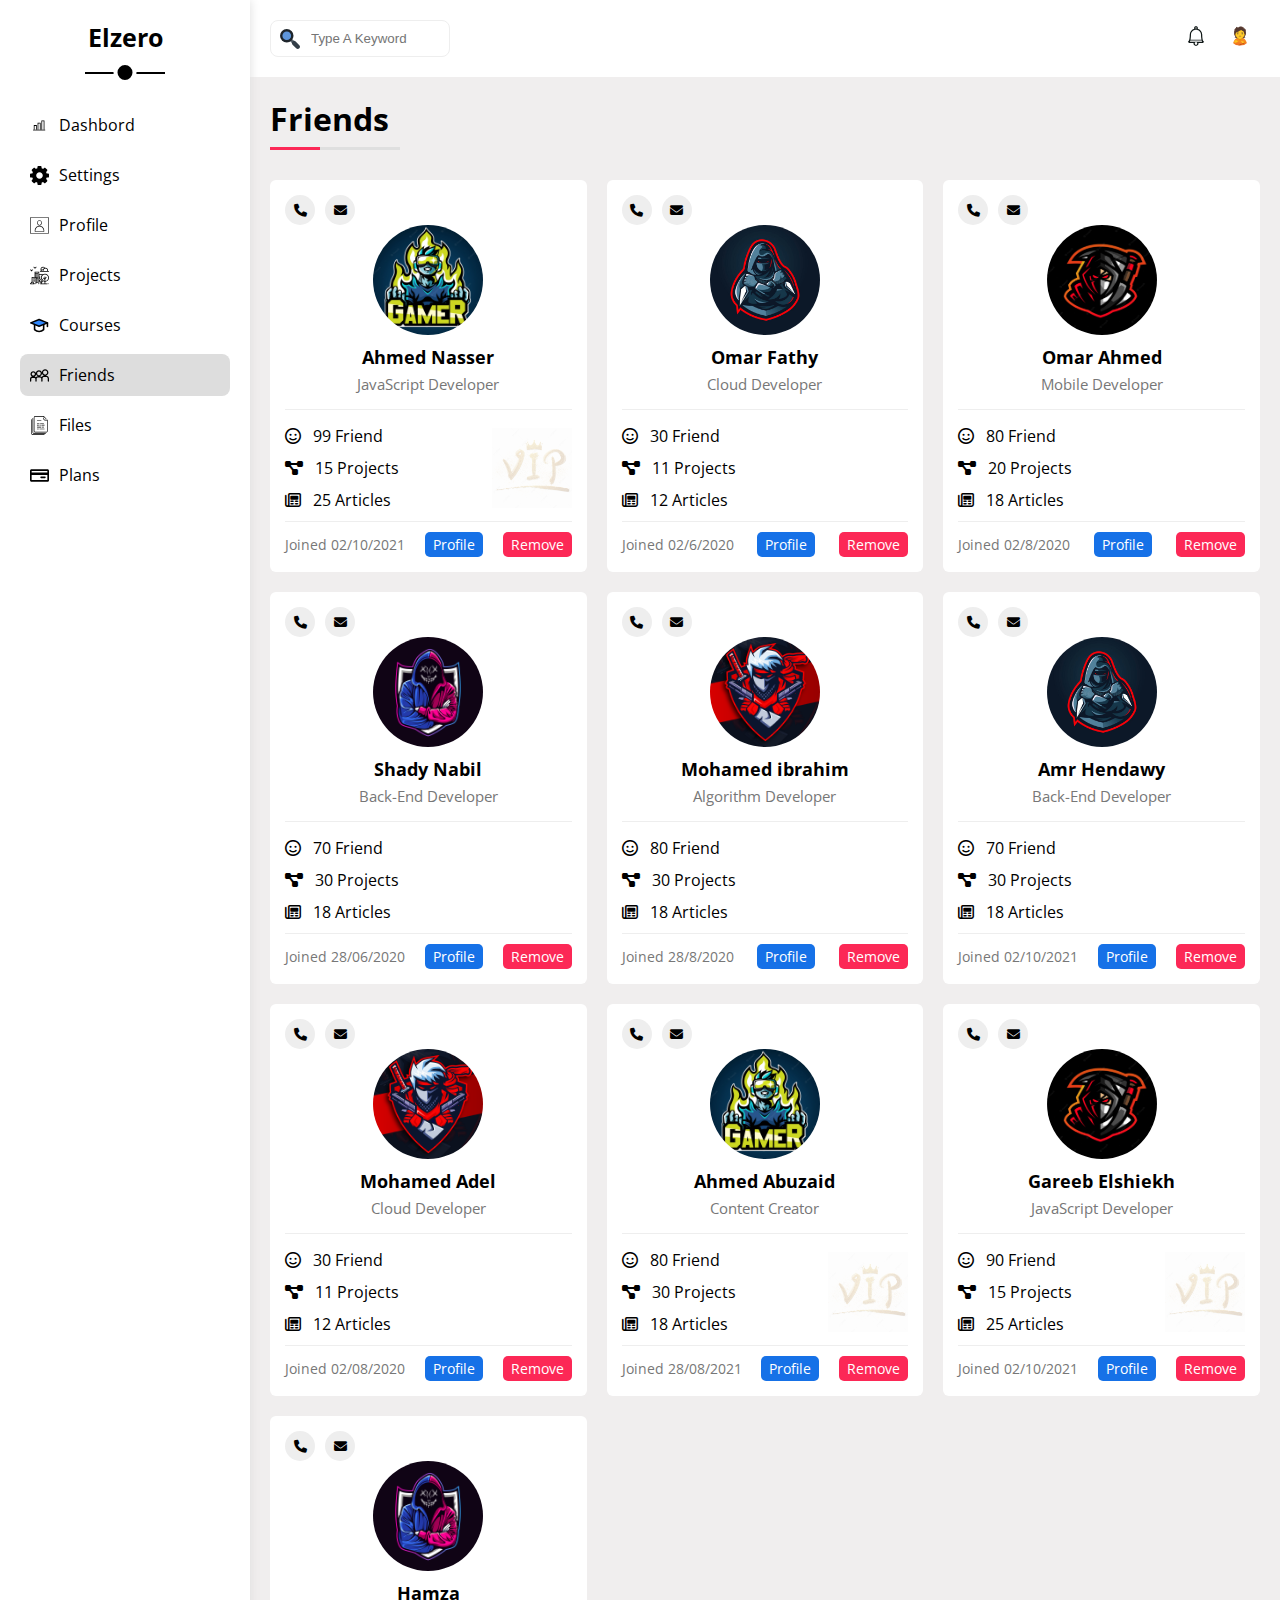
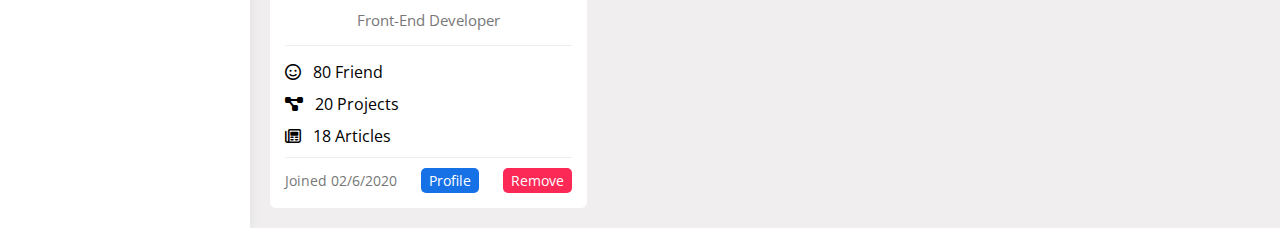
<file: friends.html>
<!DOCTYPE html>
<html lang="en">
<head>
  <meta charset="UTF-8" />
  <meta http-equiv="X-UA-Compatible" content="IE=edge" />
  <meta name="viewport" content="width=device-width, initial-scale=1.0" />
  <title>Settings</title>
  <!-- Main css file -->
  <link rel="stylesheet" href="style/master.css" />
  <!-- Font awesome library -->
  <link rel="stylesheet" href="style/all.min.css" />
  <!-- Google Fonts -->
  <link rel="preconnect" href="https://fonts.googleapis.com" />
  <link rel="preconnect" href="https://fonts.gstatic.com" crossorigin />
  <link href="https://fonts.googleapis.com/css2?family=Open+Sans:wght@300;400;500;700;800&display=swap"
    rel="stylesheet" />
</head>

<body>
  <main>
    <div class="aside">
      <h3>Elzero</h3>
      <ul>
        <li>
          <a href="index.html"><img src="images/chart-svgrepo-com.svg" alt="chart icon"> <span>Dashbord</span></a>
        </li>
        <li>
          <a href="settings.html"><img src="images/configuration-cogwheel-interface-symbol-svgrepo-com.svg"alt="chart icon"><span>Settings</span></a>
        </li>
        <li>
          <a href="profile.html"><img src="images/profile-svgrepo-com.svg" alt="chart icon"> <span>Profile</span></a>
        </li>
        <li>
          <a href="projects.html"><img src="images/building-city-svgrepo-com.svg" alt="chart icon"> <span>Projects</span></a>
        </li>
        <li>
          <a href="courses.html"><img src="images/degree-hat-svgrepo-com.svg" alt="chart icon"> <span>Courses</span></a>
        </li>
        <li>
          <a href="friends.html" class="active"><img src="images/myspace-logo-svgrepo-com.svg" alt="chart icon"> <span>Friends</span></a>
        </li>
        <li>
          <a href="files.html"><img src="images/files-svgrepo-com.svg" alt="chart icon"> <span>Files</span></a>
        </li>
        <li>
          <a href="plans.html"><img src="images/card-svgrepo-com.svg" alt="chart icon"> <span>Plans</span></a>
        </li>
      </ul>
    </div>
    <div class="content">
      <div class="content-head">
        <div class="search">
          <input type="search" placeholder="Type A Keyword">
          <img src="images/search-svgrepo-com.svg" alt="search icon">
        </div>
        <div class="head-icons">
          <img src="images/ring-svgrepo-com.svg" alt="ring">
          <img src="images/person-pouting-svgrepo-com.svg" alt="person icon">
        </div>
      </div>
      <h1>Friends</h1>
      <div class="friends-page">
       <div class="friends">
         <div class="icons">
           <div class="icon">
             <i class="fa-solid fa-phone"></i>
           </div>
           <div class="icon">
             <i class="fa-solid fa-envelope"></i>
           </div>
         </div>
         <div class="friend-content">
           <div class="img">
             <img src="images/gamer-logo_43901-59.jpg" alt="">
           </div>
           <h3>Ahmed Nasser</h3>
           <span>JavaScript Developer</span>
         </div>
         <div class="friends-stats">
           <div class="stats-content">
            <div class="stats">
              <i class="fa-regular fa-face-smile"></i>
              <span>99 Friend</span>
            </div>
            <div class="stats">
              <i class="fa-solid fa-diagram-project"></i>
              <span>15 Projects</span>
            </div>
            <div class="stats">
              <i class="fa-regular fa-newspaper"></i>
              <span>25 Articles</span>
            </div>
          </div>
          <img src="images/pngtree-golden-vip-crown-word-png-image_4368487.jpg" alt="">
         </div>
         <div class="orders">
           <span>Joined 02/10/2021</span>
           <a href="#" class="link">Profile</a>
           <a href="#" class="link">Remove</a>
         </div>
       </div>
       <div class="friends">
         <div class="icons">
           <div class="icon">
             <i class="fa-solid fa-phone"></i>
           </div>
           <div class="icon">
             <i class="fa-solid fa-envelope"></i>
           </div>
         </div>
         <div class="friend-content">
           <div class="img">
             <img src="images/ninja-gaming-logo-esport-mascot-design-vector-modern-illustration-concept-style-badge-emblem-t-shirt-printing-202874959.jpg" alt="">
           </div>
           <h3>Omar Fathy</h3>
           <span>Cloud Developer</span>
         </div>
         <div class="friends-stats">
           <div class="stats-content">
            <div class="stats">
              <i class="fa-regular fa-face-smile"></i>
              <span>30 Friend</span>
            </div>
            <div class="stats">
              <i class="fa-solid fa-diagram-project"></i>
              <span>11 Projects</span>
            </div>
            <div class="stats">
              <i class="fa-regular fa-newspaper"></i>
              <span>12 Articles</span>
            </div>
          </div>
         </div>
         <div class="orders">
           <span>Joined 02/6/2020</span>
           <a href="#" class="link">Profile</a>
           <a href="#" class="link">Remove</a>
         </div>
       </div>
       <div class="friends">
         <div class="icons">
           <div class="icon">
             <i class="fa-solid fa-phone"></i>
           </div>
           <div class="icon">
             <i class="fa-solid fa-envelope"></i>
           </div>
         </div>
         <div class="friend-content">
           <div class="img">
             <img src="images/grim-reaper-mascot-gaming-logo-template_92741-735.jpg" alt="">
           </div>
           <h3>Omar Ahmed</h3>
           <span>Mobile Developer</span>
         </div>
         <div class="friends-stats">
           <div class="stats-content">
            <div class="stats">
              <i class="fa-regular fa-face-smile"></i>
              <span>80 Friend</span>
            </div>
            <div class="stats">
              <i class="fa-solid fa-diagram-project"></i>
              <span>20 Projects</span>
            </div>
            <div class="stats">
              <i class="fa-regular fa-newspaper"></i>
              <span>18 Articles</span>
            </div>
          </div>
         </div>
         <div class="orders">
           <span>Joined 02/8/2020</span>
           <a href="#" class="link">Profile</a>
           <a href="#" class="link">Remove</a>
         </div>
       </div>
       <div class="friends">
         <div class="icons">
           <div class="icon">
             <i class="fa-solid fa-phone"></i>
           </div>
           <div class="icon">
             <i class="fa-solid fa-envelope"></i>
           </div>
         </div>
         <div class="friend-content">
           <div class="img">
             <img src="images/hacker-mascot-for-sports-and-esports-logo-free-vector.webp" alt="">
           </div>
           <h3>Shady Nabil</h3>
           <span>Back-End Developer</span>
         </div>
         <div class="friends-stats">
           <div class="stats-content">
            <div class="stats">
              <i class="fa-regular fa-face-smile"></i>
              <span>70 Friend</span>
            </div>
            <div class="stats">
              <i class="fa-solid fa-diagram-project"></i>
              <span>30 Projects</span>
            </div>
            <div class="stats">
              <i class="fa-regular fa-newspaper"></i>
              <span>18 Articles</span>
            </div>
          </div>
         </div>
         <div class="orders">
           <span>Joined 28/06/2020</span>
           <a href="#" class="link">Profile</a>
           <a href="#" class="link">Remove</a>
         </div>
       </div>
       <div class="friends">
         <div class="icons">
           <div class="icon">
             <i class="fa-solid fa-phone"></i>
           </div>
           <div class="icon">
             <i class="fa-solid fa-envelope"></i>
           </div>
         </div>
         <div class="friend-content">
           <div class="img">
             <img src="images/unnamed.png" alt="">
           </div>
           <h3>Mohamed ibrahim</h3>
           <span>Algorithm Developer</span>
         </div>
         <div class="friends-stats">
           <div class="stats-content">
            <div class="stats">
              <i class="fa-regular fa-face-smile"></i>
              <span>80 Friend</span>
            </div>
            <div class="stats">
              <i class="fa-solid fa-diagram-project"></i>
              <span>30 Projects</span>
            </div>
            <div class="stats">
              <i class="fa-regular fa-newspaper"></i>
              <span>18 Articles</span>
            </div>
          </div>
         </div>
         <div class="orders">
           <span>Joined 28/8/2020</span>
           <a href="#" class="link">Profile</a>
           <a href="#" class="link">Remove</a>
         </div>
       </div>
       <div class="friends">
         <div class="icons">
           <div class="icon">
             <i class="fa-solid fa-phone"></i>
           </div>
           <div class="icon">
             <i class="fa-solid fa-envelope"></i>
           </div>
         </div>
         <div class="friend-content">
           <div class="img">
             <img src="images/ninja-gaming-logo-esport-mascot-design-vector-modern-illustration-concept-style-badge-emblem-t-shirt-printing-202874959.jpg" alt="">
           </div>
           <h3>Amr Hendawy</h3>
           <span>Back-End Developer</span>
         </div>
         <div class="friends-stats">
           <div class="stats-content">
            <div class="stats">
              <i class="fa-regular fa-face-smile"></i>
              <span>70 Friend</span>
            </div>
            <div class="stats">
              <i class="fa-solid fa-diagram-project"></i>
              <span>30 Projects</span>
            </div>
            <div class="stats">
              <i class="fa-regular fa-newspaper"></i>
              <span>18 Articles</span>
            </div>
          </div>
         </div>
         <div class="orders">
           <span>Joined 02/10/2021</span>
           <a href="#" class="link">Profile</a>
           <a href="#" class="link">Remove</a>
         </div>
       </div>
       <div class="friends">
         <div class="icons">
           <div class="icon">
             <i class="fa-solid fa-phone"></i>
           </div>
           <div class="icon">
             <i class="fa-solid fa-envelope"></i>
           </div>
         </div>
         <div class="friend-content">
           <div class="img">
             <img src="images/unnamed.png" alt="">
           </div>
           <h3>Mohamed Adel</h3>
           <span>Cloud Developer</span>
         </div>
         <div class="friends-stats">
           <div class="stats-content">
            <div class="stats">
              <i class="fa-regular fa-face-smile"></i>
              <span>30 Friend</span>
            </div>
            <div class="stats">
              <i class="fa-solid fa-diagram-project"></i>
              <span>11 Projects</span>
            </div>
            <div class="stats">
              <i class="fa-regular fa-newspaper"></i>
              <span>12 Articles</span>
            </div>
          </div>
         </div>
         <div class="orders">
           <span>Joined 02/08/2020</span>
           <a href="#" class="link">Profile</a>
           <a href="#" class="link">Remove</a>
         </div>
       </div>
       <div class="friends">
         <div class="icons">
           <div class="icon">
             <i class="fa-solid fa-phone"></i>
           </div>
           <div class="icon">
             <i class="fa-solid fa-envelope"></i>
           </div>
         </div>
         <div class="friend-content">
           <div class="img">
             <img src="images/gamer-logo_43901-59.jpg" alt="">
           </div>
           <h3>Ahmed Abuzaid</h3>
           <span>Content Creator</span>
         </div>
         <div class="friends-stats">
           <div class="stats-content">
            <div class="stats">
              <i class="fa-regular fa-face-smile"></i>
              <span>80 Friend</span>
            </div>
            <div class="stats">
              <i class="fa-solid fa-diagram-project"></i>
              <span>30 Projects</span>
            </div>
            <div class="stats">
              <i class="fa-regular fa-newspaper"></i>
              <span>18 Articles</span>
            </div>
          </div>
          <img src="images/pngtree-golden-vip-crown-word-png-image_4368487.jpg" alt="">
         </div>
         <div class="orders">
           <span>Joined 28/08/2021</span>
           <a href="#" class="link">Profile</a>
           <a href="#" class="link">Remove</a>
         </div>
       </div>
       <div class="friends">
         <div class="icons">
           <div class="icon">
             <i class="fa-solid fa-phone"></i>
           </div>
           <div class="icon">
             <i class="fa-solid fa-envelope"></i>
           </div>
         </div>
         <div class="friend-content">
           <div class="img">
             <img src="images/grim-reaper-mascot-gaming-logo-template_92741-735.jpg" alt="">
           </div>
           <h3>Gareeb Elshiekh</h3>
           <span>JavaScript Developer</span>
         </div>
         <div class="friends-stats">
           <div class="stats-content">
            <div class="stats">
              <i class="fa-regular fa-face-smile"></i>
              <span>90 Friend</span>
            </div>
            <div class="stats">
              <i class="fa-solid fa-diagram-project"></i>
              <span>15 Projects</span>
            </div>
            <div class="stats">
              <i class="fa-regular fa-newspaper"></i>
              <span>25 Articles</span>
            </div>
          </div>
          <img src="images/pngtree-golden-vip-crown-word-png-image_4368487.jpg" alt="">
         </div>
         <div class="orders">
           <span>Joined 02/10/2021</span>
           <a href="#" class="link">Profile</a>
           <a href="#" class="link">Remove</a>
         </div>
       </div>
       <div class="friends">
         <div class="icons">
           <div class="icon">
             <i class="fa-solid fa-phone"></i>
           </div>
           <div class="icon">
             <i class="fa-solid fa-envelope"></i>
           </div>
         </div>
         <div class="friend-content">
           <div class="img">
             <img src="images/hacker-mascot-for-sports-and-esports-logo-free-vector.webp" alt="">
           </div>
           <h3>Hamza</h3>
           <span>Front-End Developer</span>
         </div>
         <div class="friends-stats">
           <div class="stats-content">
            <div class="stats">
              <i class="fa-regular fa-face-smile"></i>
              <span>80 Friend</span>
            </div>
            <div class="stats">
              <i class="fa-solid fa-diagram-project"></i>
              <span>20 Projects</span>
            </div>
            <div class="stats">
              <i class="fa-regular fa-newspaper"></i>
              <span>18 Articles</span>
            </div>
          </div>
         </div>
         <div class="orders">
           <span>Joined 02/6/2020</span>
           <a href="#" class="link">Profile</a>
           <a href="#" class="link">Remove</a>
         </div>
       </div>
      </div>
      </div>
      </div>
    </div>
  </main>
</body>

</html>
</file>
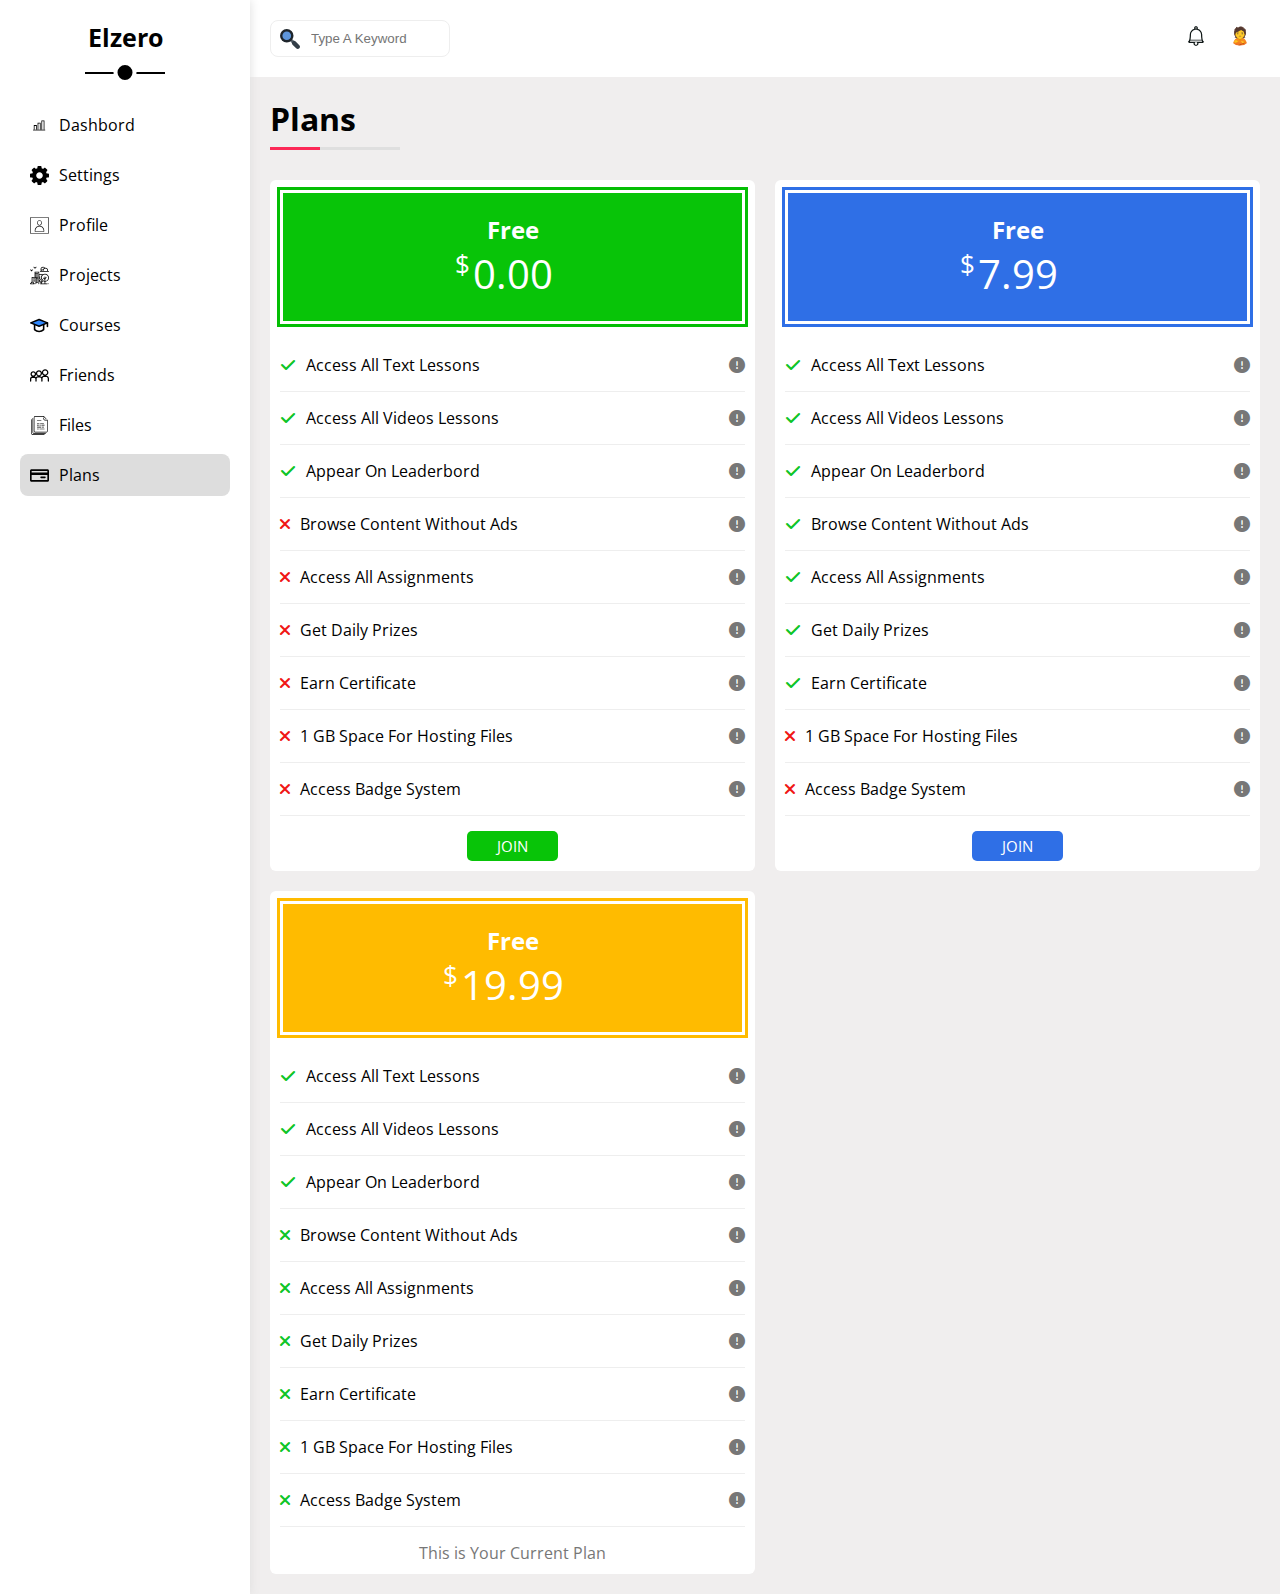
<file: plans.html>
<!DOCTYPE html>
<html lang="en">
<head>
  <meta charset="UTF-8" />
  <meta http-equiv="X-UA-Compatible" content="IE=edge" />
  <meta name="viewport" content="width=device-width, initial-scale=1.0" />
  <title>Settings</title>
  <!-- Main css file -->
  <link rel="stylesheet" href="style/master.css" />
  <!-- Font awesome library -->
  <link rel="stylesheet" href="style/all.min.css" />
  <!-- Google Fonts -->
  <link rel="preconnect" href="https://fonts.googleapis.com" />
  <link rel="preconnect" href="https://fonts.gstatic.com" crossorigin />
  <link href="https://fonts.googleapis.com/css2?family=Open+Sans:wght@300;400;500;700;800&display=swap"
    rel="stylesheet" />
</head>

<body>
  <main>
    <div class="aside">
      <h3>Elzero</h3>
      <ul>
        <li>
          <a href="index.html"><img src="images/chart-svgrepo-com.svg" alt="chart icon"> <span>Dashbord</span></a>
        </li>
        <li>
          <a href="settings.html"><img src="images/configuration-cogwheel-interface-symbol-svgrepo-com.svg"alt="chart icon"><span>Settings</span></a>
        </li>
        <li>
          <a href="profile.html"><img src="images/profile-svgrepo-com.svg" alt="chart icon"> <span>Profile</span></a>
        </li>
        <li>
          <a href="projects.html"><img src="images/building-city-svgrepo-com.svg" alt="chart icon"> <span>Projects</span></a>
        </li>
        <li>
          <a href="courses.html"><img src="images/degree-hat-svgrepo-com.svg" alt="chart icon"> <span>Courses</span></a>
        </li>
        <li>
          <a href="friends.html"><img src="images/myspace-logo-svgrepo-com.svg" alt="chart icon"> <span>Friends</span></a>
        </li>
        <li>
          <a href="files.html"><img src="images/files-svgrepo-com.svg" alt="chart icon"> <span>Files</span></a>
        </li>
        <li>
          <a href="plans.html" class="active"><img src="images/card-svgrepo-com.svg" alt="chart icon"> <span>Plans</span></a>
        </li>
      </ul>
    </div>
    <div class="content">
      <div class="content-head">
        <div class="search">
          <input type="search" placeholder="Type A Keyword">
          <img src="images/search-svgrepo-com.svg" alt="search icon">
        </div>
        <div class="head-icons">
          <img src="images/ring-svgrepo-com.svg" alt="ring">
          <img src="images/person-pouting-svgrepo-com.svg" alt="person icon">
        </div>
      </div>
      <h1>Plans</h1>
          <div class="plans-page">
            <div class="plan">
              <div class="plan-head green">
                <h2>Free</h2>
                <div class="price">
                  <span>$</span>
                  0.00
                </div>
              </div>
              <ul>
                <li><i class="fa-solid fa-check green"></i>Access All Text Lessons <i class="fa-solid fa-circle-exclamation"></i></li>
                <li><i class="fa-solid fa-check green"></i>Access All Videos Lessons <i class="fa-solid fa-circle-exclamation"></i></li>
                <li><i class="fa-solid fa-check green"></i>Appear On Leaderbord <i class="fa-solid fa-circle-exclamation"></i></li>
                <li><i class="fa-solid fa-xmark red"></i>Browse Content Without Ads<i class="fa-solid fa-circle-exclamation"></i></li>
                <li><i class="fa-solid fa-xmark red"></i>Access All Assignments<i class="fa-solid fa-circle-exclamation"></i></li>
                <li><i class="fa-solid fa-xmark red"></i>Get Daily Prizes<i class="fa-solid fa-circle-exclamation"></i></li>
                <li><i class="fa-solid fa-xmark red"></i>Earn Certificate<i class="fa-solid fa-circle-exclamation"></i></li>
                <li><i class="fa-solid fa-xmark red"></i>1 GB Space For Hosting Files<i class="fa-solid fa-circle-exclamation"></i></li>
                <li><i class="fa-solid fa-xmark red"></i>Access Badge System<i class="fa-solid fa-circle-exclamation"></i></li>
              </ul>
              <a href="#" class="link green">Join</a>
            </div>
            <div class="plan">
              <div class="plan-head blue">
                <h2>Free</h2>
                <div class="price">
                  <span>$</span>
                  7.99
                </div>
              </div>
              <ul>
                <li><i class="fa-solid fa-check green"></i>Access All Text Lessons <i class="fa-solid fa-circle-exclamation"></i></li>
                <li><i class="fa-solid fa-check green"></i>Access All Videos Lessons <i class="fa-solid fa-circle-exclamation"></i></li>
                <li><i class="fa-solid fa-check green"></i>Appear On Leaderbord <i class="fa-solid fa-circle-exclamation"></i></li>
                <li><i class="fa-solid fa-check green"></i>Browse Content Without Ads <i class="fa-solid fa-circle-exclamation"></i></li>
                <li><i class="fa-solid fa-check green"></i>Access All Assignments <i class="fa-solid fa-circle-exclamation"></i></li>
                <li><i class="fa-solid fa-check green"></i>Get Daily Prizes <i class="fa-solid fa-circle-exclamation"></i></li>
                <li><i class="fa-solid fa-check green"></i>Earn Certificate <i class="fa-solid fa-circle-exclamation"></i></li>
                <li><i class="fa-solid fa-xmark red"></i>1 GB Space For Hosting Files<i class="fa-solid fa-circle-exclamation"></i></li>
                <li><i class="fa-solid fa-xmark red"></i>Access Badge System<i class="fa-solid fa-circle-exclamation"></i></li>
              </ul>
              <a href="#" class="link blue">Join</a>
            </div>
            <div class="plan">
              <div class="plan-head orange">
                <h2>Free</h2>
                <div class="price">
                  <span>$</span>
                  19.99
                </div>
              </div>
              <ul>
                <li><i class="fa-solid fa-check green"></i>Access All Text Lessons <i class="fa-solid fa-circle-exclamation"></i></li>
                <li><i class="fa-solid fa-check green"></i>Access All Videos Lessons <i class="fa-solid fa-circle-exclamation"></i></li>
                <li><i class="fa-solid fa-check green"></i>Appear On Leaderbord <i class="fa-solid fa-circle-exclamation"></i></li>
                <li><i class="fa-solid fa-xmark green"></i>Browse Content Without Ads<i class="fa-solid fa-circle-exclamation"></i></li>
                <li><i class="fa-solid fa-xmark green"></i>Access All Assignments<i class="fa-solid fa-circle-exclamation"></i></li>
                <li><i class="fa-solid fa-xmark green"></i>Get Daily Prizes<i class="fa-solid fa-circle-exclamation"></i></li>
                <li><i class="fa-solid fa-xmark green"></i>Earn Certificate<i class="fa-solid fa-circle-exclamation"></i></li>
                <li><i class="fa-solid fa-xmark green"></i>1 GB Space For Hosting Files<i class="fa-solid fa-circle-exclamation"></i></li>
                <li><i class="fa-solid fa-xmark green"></i>Access Badge System<i class="fa-solid fa-circle-exclamation"></i></li>
              </ul>
              <p>This is Your Current Plan</p>
            </div>
          </div>
      </div>
      </div>
    </div>
  </main>
</body>

</html>
</file>
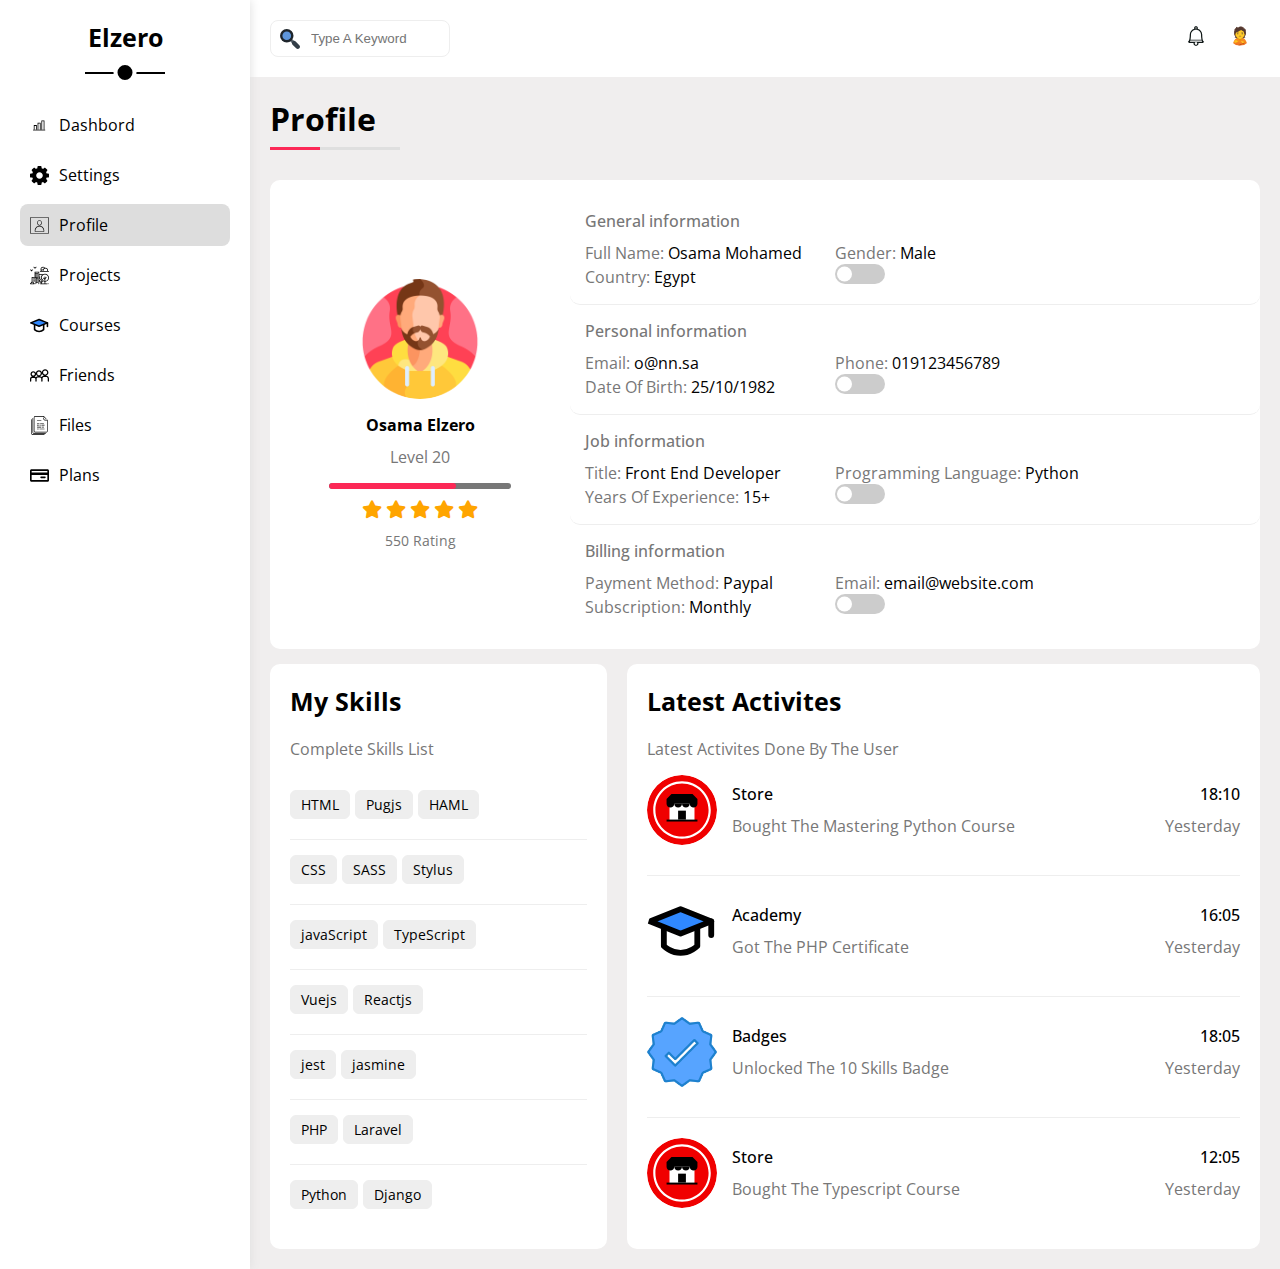
<file: profile.html>
<!DOCTYPE html>
<html lang="en">
<head>
  <meta charset="UTF-8">
  <meta http-equiv="X-UA-Compatible" content="IE=edge">
  <meta name="viewport" content="width=device-width, initial-scale=1.0">
  <title>Settings</title>
  <link rel="stylesheet" href="style/master.css">
  <link rel="preconnect" href="https://fonts.googleapis.com">
  <link rel="preconnect" href="https://fonts.gstatic.com" crossorigin>
  <link href="https://fonts.googleapis.com/css2?family=Open+Sans:wght@300;400;500;700;800&display=swap"
    rel="stylesheet">
    <link rel="stylesheet" href="style/all.min.css">
</head>

<body>
  <main>
    <div class="aside">
      <h3>Elzero</h3>
      <ul>
        <li>
          <a href="index.html"><img src="images/chart-svgrepo-com.svg" alt="chart icon"> <span>Dashbord</span></a>
        </li>
        <li>
          <a href="settings.html"><img src="images/configuration-cogwheel-interface-symbol-svgrepo-com.svg"alt="chart icon"><span>Settings</span></a>
        </li>
        <li>
          <a href="profile.html" class="active"><img src="images/profile-svgrepo-com.svg" alt="chart icon"> <span>Profile</span></a>
        </li>
        <li>
          <a href="projects.html"><img src="images/building-city-svgrepo-com.svg" alt="chart icon"> <span>Projects</span></a>
        </li>
        <li>
          <a href="courses.html"><img src="images/degree-hat-svgrepo-com.svg" alt="chart icon"> <span>Courses</span></a>
        </li>
        <li>
          <a href="friends.html"><img src="images/myspace-logo-svgrepo-com.svg" alt="chart icon"> <span>Friends</span></a>
        </li>
        <li>
          <a href="files.html"><img src="images/files-svgrepo-com.svg" alt="chart icon"> <span>Files</span></a>
        </li>
        <li>
          <a href="plans.html"><img src="images/card-svgrepo-com.svg" alt="chart icon"> <span>Plans</span></a>
        </li>
      </ul>
    </div>
    <div class="content">
      <div class="content-head">
        <div class="search">
          <input type="search" placeholder="Type A Keyword">
          <img src="images/search-svgrepo-com.svg" alt="search icon">
        </div>
        <div class="head-icons">
          <img src="images/ring-svgrepo-com.svg" alt="ring">
          <img src="images/person-pouting-svgrepo-com.svg" alt="person icon">
        </div>
      </div>
      <h1>Profile</h1>
      <div class="profile-page">
        <div class="overview">
          <div class="profile">
            <img src="images/man.png" alt="man">
            <h4>Osama Elzero</h4>
            <span>Level 20</span>
            <div class="progress">
              <span style="width: 70%;"></span>
            </div>
            <div class="rating">
              <i class="fa-solid fa-star"></i>
              <i class="fa-solid fa-star"></i>
              <i class="fa-solid fa-star"></i>
              <i class="fa-solid fa-star"></i>
              <i class="fa-solid fa-star"></i>
            </div>
            <p>550 Rating</p>
          </div>
          <div class="info-box">
            <div class="box">
              <h4>General information</h4>
            <div>
              <span>Full Name:</span>
              <span>Osama Mohamed</span>
            </div>
            <div>
              <span>Gender:</span>
              <span>Male</span>
            </div>
            <div>
              <span>Country:</span>
              <span>Egypt</span>
            </div>
            <div>
              <input type="checkbox" class="toggle">
            </div>
            </div>
            <div class="box">
              <h4>Personal information</h4>
            <div>
              <span>Email:</span>
              <span>o@nn.sa</span>
            </div>
            <div>
              <span>Phone:</span>
              <span>019123456789</span>
            </div>
            <div>
              <span>Date Of Birth:</span>
              <span>25/10/1982</span>
            </div>
            <div>
              <input type="checkbox" class="toggle">
            </div>
            </div>
            <div class="box">
              <h4>Job information</h4>
            <div>
              <span>Title:</span>
              <span>Front End Developer</span>
            </div>
            <div>
              <span>Programming Language:</span>
              <span>Python</span>
            </div>
            <div>
              <span>Years Of Experience:</span>
              <span>15+</span>
            </div>
            <div>
              <input type="checkbox" class="toggle">
            </div>
            </div>
            <div class="box">
              <h4>Billing information</h4>
            <div>
              <span>Payment Method:</span>
              <span>Paypal</span>
            </div>
            <div>
              <span>Email:</span>
              <span>email@website.com</span>
            </div>
            <div>
              <span>Subscription:</span>
              <span>Monthly</span>
            </div>
            <div>
              <input type="checkbox" class="toggle">
            </div>
            </div>
          </div>
        </div>
        <div class="other-data">
          <div class="box my-skills">
            <h3>My Skills</h3>
            <span>Complete Skills List</span>
          <ul>
            <li><span>HTML</span><span>Pugjs</span><span>HAML</span></li>
            <li><span>CSS</span><span>SASS</span><span>Stylus</span></li>
            <li><span>javaScript</span><span>TypeScript</span></li>
            <li><span>Vuejs</span><span>Reactjs</span></li>
            <li><span>jest</span><span>jasmine</span></li>
            <li><span>PHP</span><span>Laravel</span></li>
            <li><span>Python</span><span>Django</span></li>
          </ul>
          </div>
          <div class="box activites">
            <h3>Latest Activites</h3>
            <span>Latest Activites Done By The User</span>
            <div class="activity-content">
              <div class="activity-info">
                <img src="images/store-svgrepo-com.svg" alt="store">
              <div class="img">
                <p>Store</p>
                <span>Bought The Mastering Python Course</span>
              </div>
                <div class="time">
                  <p>18:10</p>
                  <span>Yesterday</span>
                </div>
              </div>
            </div>
            <div class="activity-content">
              <div class="activity-info">
                <img src="images/degree-hat-svgrepo-com.svg" alt="store">
              <div class="img">
                <p>Academy</p>
                <span>Got The PHP Certificate</span>
              </div>
                <div class="time">
                  <p>16:05</p>
                  <span>Yesterday</span>
                </div>
              </div>
            </div>
            <div class="activity-content">
              <div class="activity-info">
                <img src="images/correct.png" alt="store">
              <div class="img">
                <p>Badges</p>
                <span>Unlocked The 10 Skills Badge</span>
              </div>
                <div class="time">
                  <p>18:05</p>
                  <span>Yesterday</span>
                </div>
              </div>
            </div>
            <div class="activity-content">
              <div class="activity-info">
                <img src="images/store-svgrepo-com.svg" alt="store">
              <div class="img">
                <p>Store</p>
                <span>Bought The Typescript Course</span>
              </div>
                <div class="time">
                  <p>12:05</p>
                  <span>Yesterday</span>
                </div>
              </div>
            </div>
          </div>
        </div>
      </div>
    </div>
  </div>
    </div>
  </main>
</body>

</html>
</file>
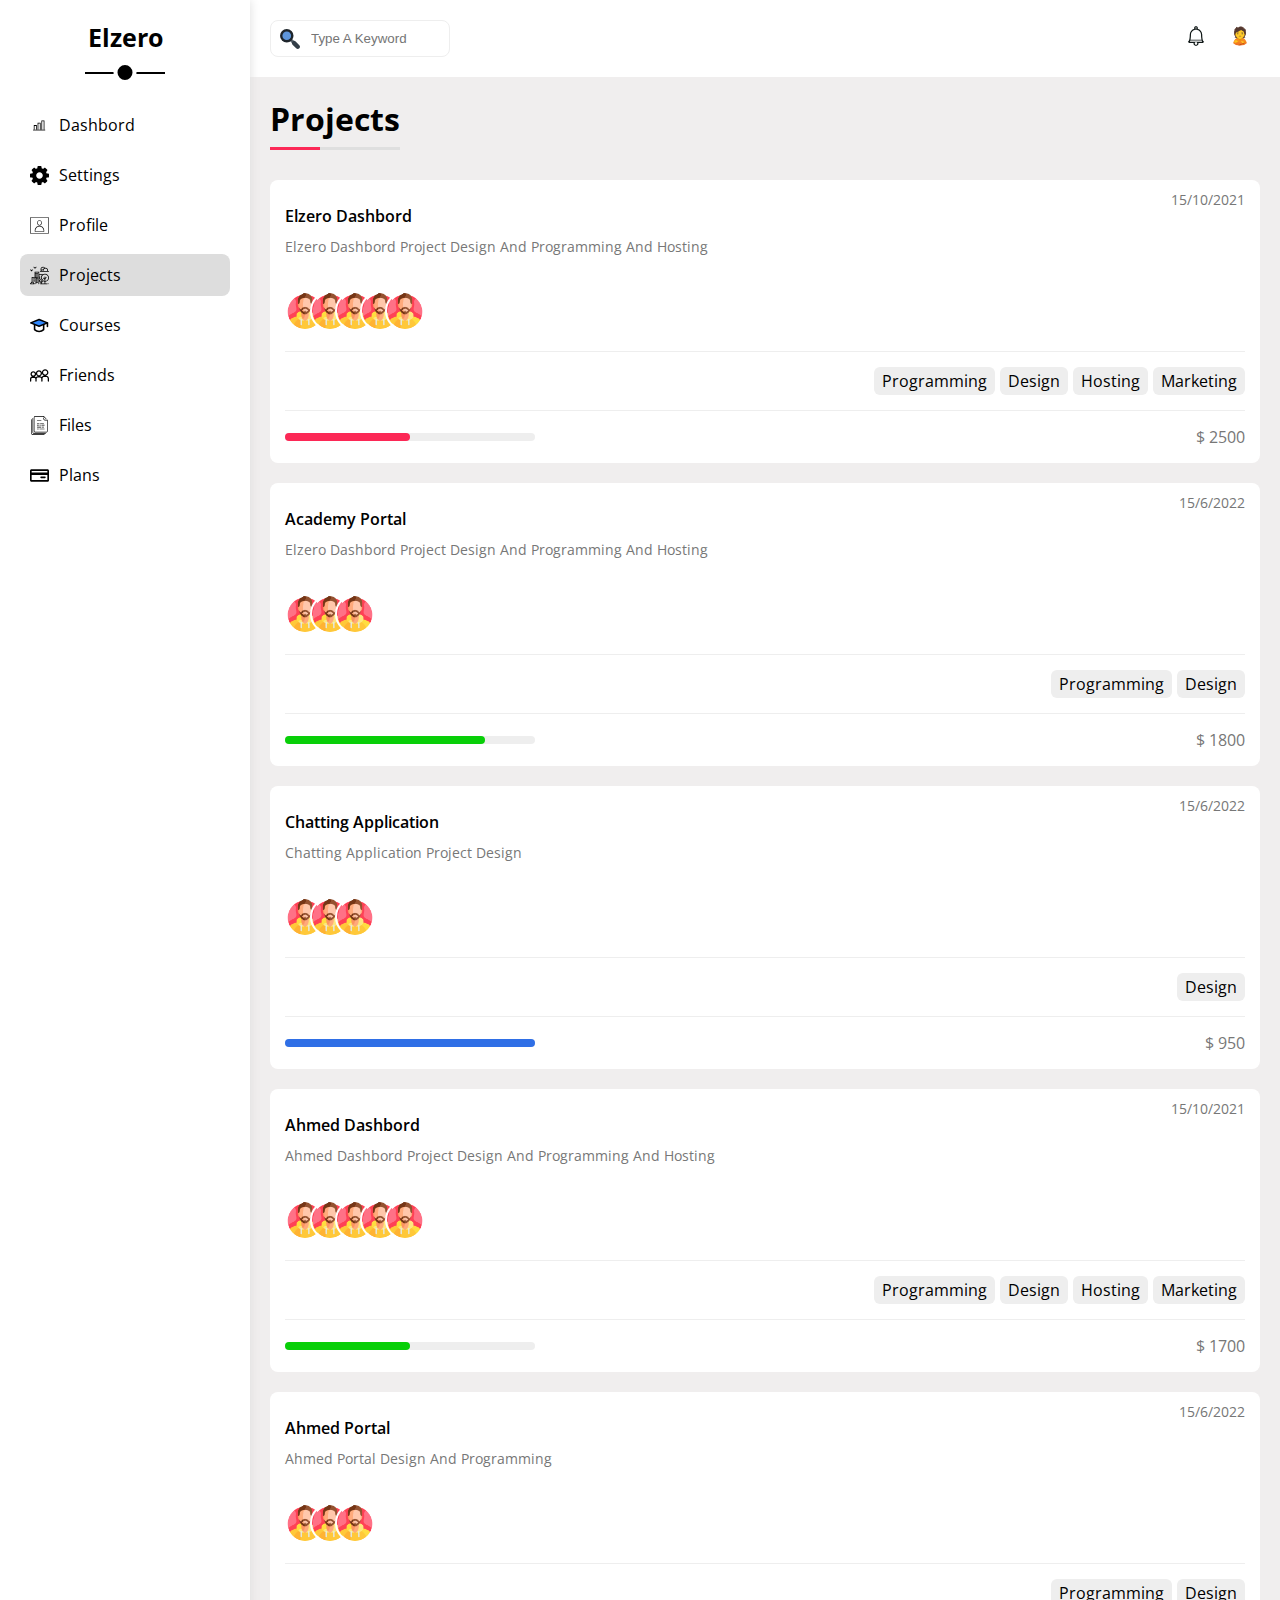
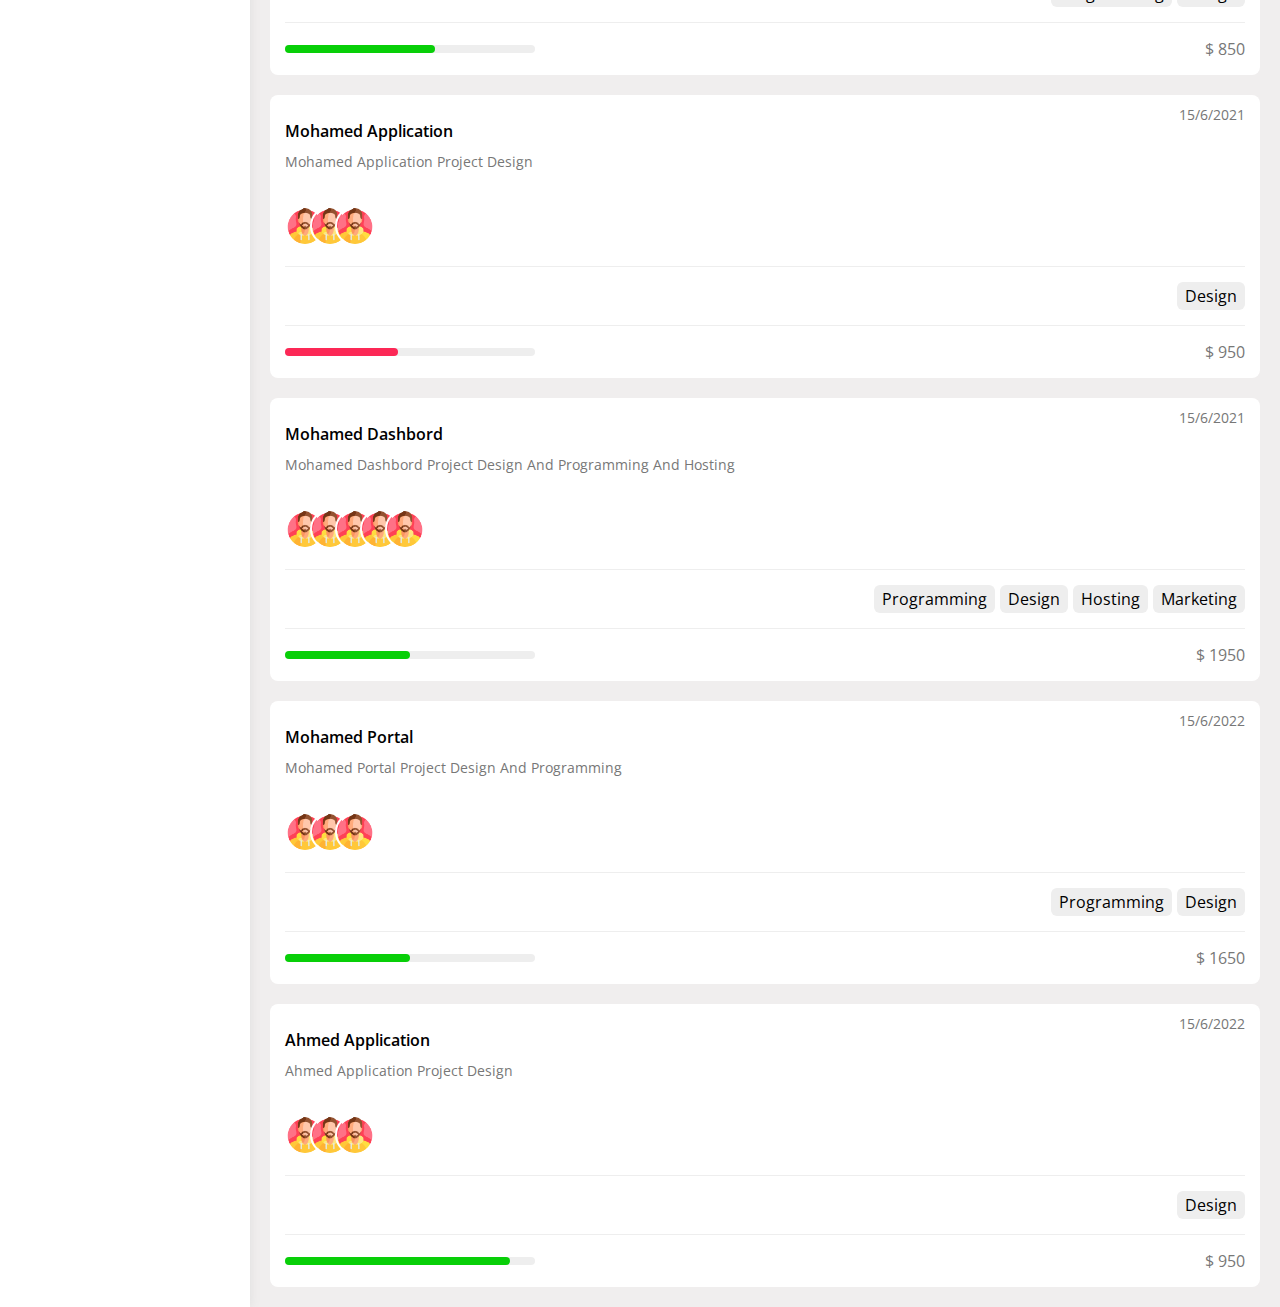
<file: projects.html>
<!DOCTYPE html>
<html lang="en">
<head>
  <meta charset="UTF-8" />
  <meta http-equiv="X-UA-Compatible" content="IE=edge" />
  <meta name="viewport" content="width=device-width, initial-scale=1.0" />
  <title>Settings</title>
  <!-- Main css file -->
  <link rel="stylesheet" href="style/master.css" />
  <!-- Font awesome library -->
  <link rel="stylesheet" href="style/all.min.css" />
  <!-- Google Fonts -->
  <link rel="preconnect" href="https://fonts.googleapis.com" />
  <link rel="preconnect" href="https://fonts.gstatic.com" crossorigin />
  <link href="https://fonts.googleapis.com/css2?family=Open+Sans:wght@300;400;500;700;800&display=swap"
    rel="stylesheet" />
</head>

<body>
  <main>
    <div class="aside">
      <h3>Elzero</h3>
      <ul>
        <li>
          <a href="index.html"><img src="images/chart-svgrepo-com.svg" alt="chart icon"> <span>Dashbord</span></a>
        </li>
        <li>
          <a href="settings.html"><img src="images/configuration-cogwheel-interface-symbol-svgrepo-com.svg"alt="chart icon"><span>Settings</span></a>
        </li>
        <li>
          <a href="profile.html"><img src="images/profile-svgrepo-com.svg" alt="chart icon"> <span>Profile</span></a>
        </li>
        <li>
          <a href="projects.html" class="active"><img src="images/building-city-svgrepo-com.svg" alt="chart icon"> <span>Projects</span></a>
        </li>
        <li>
          <a href="courses.html"><img src="images/degree-hat-svgrepo-com.svg" alt="chart icon"> <span>Courses</span></a>
        </li>
        <li>
          <a href="friends.html"><img src="images/myspace-logo-svgrepo-com.svg" alt="chart icon"> <span>Friends</span></a>
        </li>
        <li>
          <a href="files.html"><img src="images/files-svgrepo-com.svg" alt="chart icon"> <span>Files</span></a>
        </li>
        <li>
          <a href="plans.html"><img src="images/card-svgrepo-com.svg" alt="chart icon"> <span>Plans</span></a>
        </li>
      </ul>
    </div>
    <div class="content">
      <div class="content-head">
        <div class="search">
          <input type="search" placeholder="Type A Keyword">
          <img src="images/search-svgrepo-com.svg" alt="search icon">
        </div>
        <div class="head-icons">
          <img src="images/ring-svgrepo-com.svg" alt="ring">
          <img src="images/person-pouting-svgrepo-com.svg" alt="person icon">
        </div>
      </div>
      <h1>Projects</h1>
      <div class="projects-page">
        <div class="project">
          <span>15/10/2021</span>
          <h4>Elzero Dashbord</h4>
          <p>Elzero Dashbord Project Design And Programming And Hosting</p>
          <div class="team">
            <a href="#"><img src="images/man.png" alt="team icon"></a>
            <a href="#"><img src="images/man.png" alt="team icon"></a>
            <a href="#"><img src="images/man.png" alt="team icon"></a>
            <a href="#"><img src="images/man.png" alt="team icon"></a>
            <a href="#"><img src="images/man.png" alt="team icon"></a>
          </div>
          <div class="do">
            <span>Programming</span>
            <span>Design</span>
            <span>Hosting</span>
            <span>Marketing</span>
          </div>
          <div class="sale">
            <div class="progress">
              <span style="width: 50%;" class="red-bar"></span>
            </div>
          <span>$ 2500</span>
          </div>
        </div>
        <div class="project">
          <span>15/6/2022</span>
          <h4>Academy Portal</h4>
          <p>Elzero Dashbord Project Design And Programming And Hosting</p>
          <div class="team">
            <a href="#"><img src="images/man.png" alt="team icon"></a>
            <a href="#"><img src="images/man.png" alt="team icon"></a>
            <a href="#"><img src="images/man.png" alt="team icon"></a>
          </div>
          <div class="do">
            <span>Programming</span>
            <span>Design</span>
          </div>
          <div class="sale">
            <div class="progress">
              <span style="width: 80%;" class="green-bar"></span>
            </div>
          <span>$ 1800</span>
          </div>
        </div>
        <div class="project">
          <span>15/6/2022</span>
          <h4>Chatting Application</h4>
          <p>Chatting Application Project Design</p>
          <div class="team">
            <a href="#"><img src="images/man.png" alt="team icon"></a>
            <a href="#"><img src="images/man.png" alt="team icon"></a>
            <a href="#"><img src="images/man.png" alt="team icon"></a>
          </div>
          <div class="do">
            <span>Design</span>
          </div>
          <div class="sale">
            <div class="progress">
              <span style="width: 100%;" class="blue-bar"></span>
            </div>
          <span>$ 950</span>
          </div>
        </div>
        <div class="project">
          <span>15/10/2021</span>
          <h4>Ahmed Dashbord</h4>
          <p>Ahmed Dashbord Project Design And Programming And Hosting</p>
          <div class="team">
            <a href="#"><img src="images/man.png" alt="team icon"></a>
            <a href="#"><img src="images/man.png" alt="team icon"></a>
            <a href="#"><img src="images/man.png" alt="team icon"></a>
            <a href="#"><img src="images/man.png" alt="team icon"></a>
            <a href="#"><img src="images/man.png" alt="team icon"></a>
          </div>
          <div class="do">
            <span>Programming</span>
            <span>Design</span>
            <span>Hosting</span>
            <span>Marketing</span>
          </div>
          <div class="sale">
            <div class="progress">
              <span style="width: 50%;" class="green-bar"></span>
            </div>
          <span>$ 1700</span>
          </div>
        </div>
        <div class="project">
          <span>15/6/2022</span>
          <h4>Ahmed Portal</h4>
          <p>Ahmed Portal Design And Programming</p>
          <div class="team">
            <a href="#"><img src="images/man.png" alt="team icon"></a>
            <a href="#"><img src="images/man.png" alt="team icon"></a>
            <a href="#"><img src="images/man.png" alt="team icon"></a>
          </div>
          <div class="do">
            <span>Programming</span>
            <span>Design</span>
          </div>
          <div class="sale">
            <div class="progress">
              <span style="width: 60%;" class="green-bar"></span>
            </div>
          <span>$ 850</span>
          </div>
        </div>
        <div class="project">
          <span>15/6/2021</span>
          <h4>Mohamed Application</h4>
          <p>Mohamed Application Project Design</p>
          <div class="team">
            <a href="#"><img src="images/man.png" alt="team icon"></a>
            <a href="#"><img src="images/man.png" alt="team icon"></a>
            <a href="#"><img src="images/man.png" alt="team icon"></a>
          </div>
          <div class="do">
            <span>Design</span>
          </div>
          <div class="sale">
            <div class="progress">
              <span style="width: 45%;" class="red-bar"></span>
            </div>
          <span>$ 950</span>
          </div>
        </div>
        <div class="project">
          <span>15/6/2021</span>
          <h4>Mohamed Dashbord</h4>
          <p>Mohamed Dashbord Project Design And Programming And Hosting</p>
          <div class="team">
            <a href="#"><img src="images/man.png" alt="team icon"></a>
            <a href="#"><img src="images/man.png" alt="team icon"></a>
            <a href="#"><img src="images/man.png" alt="team icon"></a>
            <a href="#"><img src="images/man.png" alt="team icon"></a>
            <a href="#"><img src="images/man.png" alt="team icon"></a>
          </div>
          <div class="do">
            <span>Programming</span>
            <span>Design</span>
            <span>Hosting</span>
            <span>Marketing</span>
          </div>
          <div class="sale">
            <div class="progress">
              <span style="width: 50%;" class="green-bar"></span>
            </div>
          <span>$ 1950</span>
          </div>
        </div>
        <div class="project">
          <span>15/6/2022</span>
          <h4>Mohamed Portal</h4>
          <p>Mohamed Portal Project Design And Programming</p>
          <div class="team">
            <a href="#"><img src="images/man.png" alt="team icon"></a>
            <a href="#"><img src="images/man.png" alt="team icon"></a>
            <a href="#"><img src="images/man.png" alt="team icon"></a>
          </div>
          <div class="do">
            <span>Programming</span>
            <span>Design</span>
          </div>
          <div class="sale">
            <div class="progress">
              <span style="width: 50%;" class="green-bar"></span>
            </div>
          <span>$ 1650</span>
          </div>
        </div>
        <div class="project">
          <span>15/6/2022</span>
          <h4>Ahmed Application</h4>
          <p>Ahmed Application Project Design</p>
          <div class="team">
            <a href="#"><img src="images/man.png" alt="team icon"></a>
            <a href="#"><img src="images/man.png" alt="team icon"></a>
            <a href="#"><img src="images/man.png" alt="team icon"></a>
          </div>
          <div class="do">
            <span>Design</span>
          </div>
          <div class="sale">
            <div class="progress">
              <span style="width: 90%;" class="green-bar"></span>
            </div>
          <span>$ 950</span>
          </div>
        </div>
      </div>
    </div>
  </main>
</body>

</html>
</file>
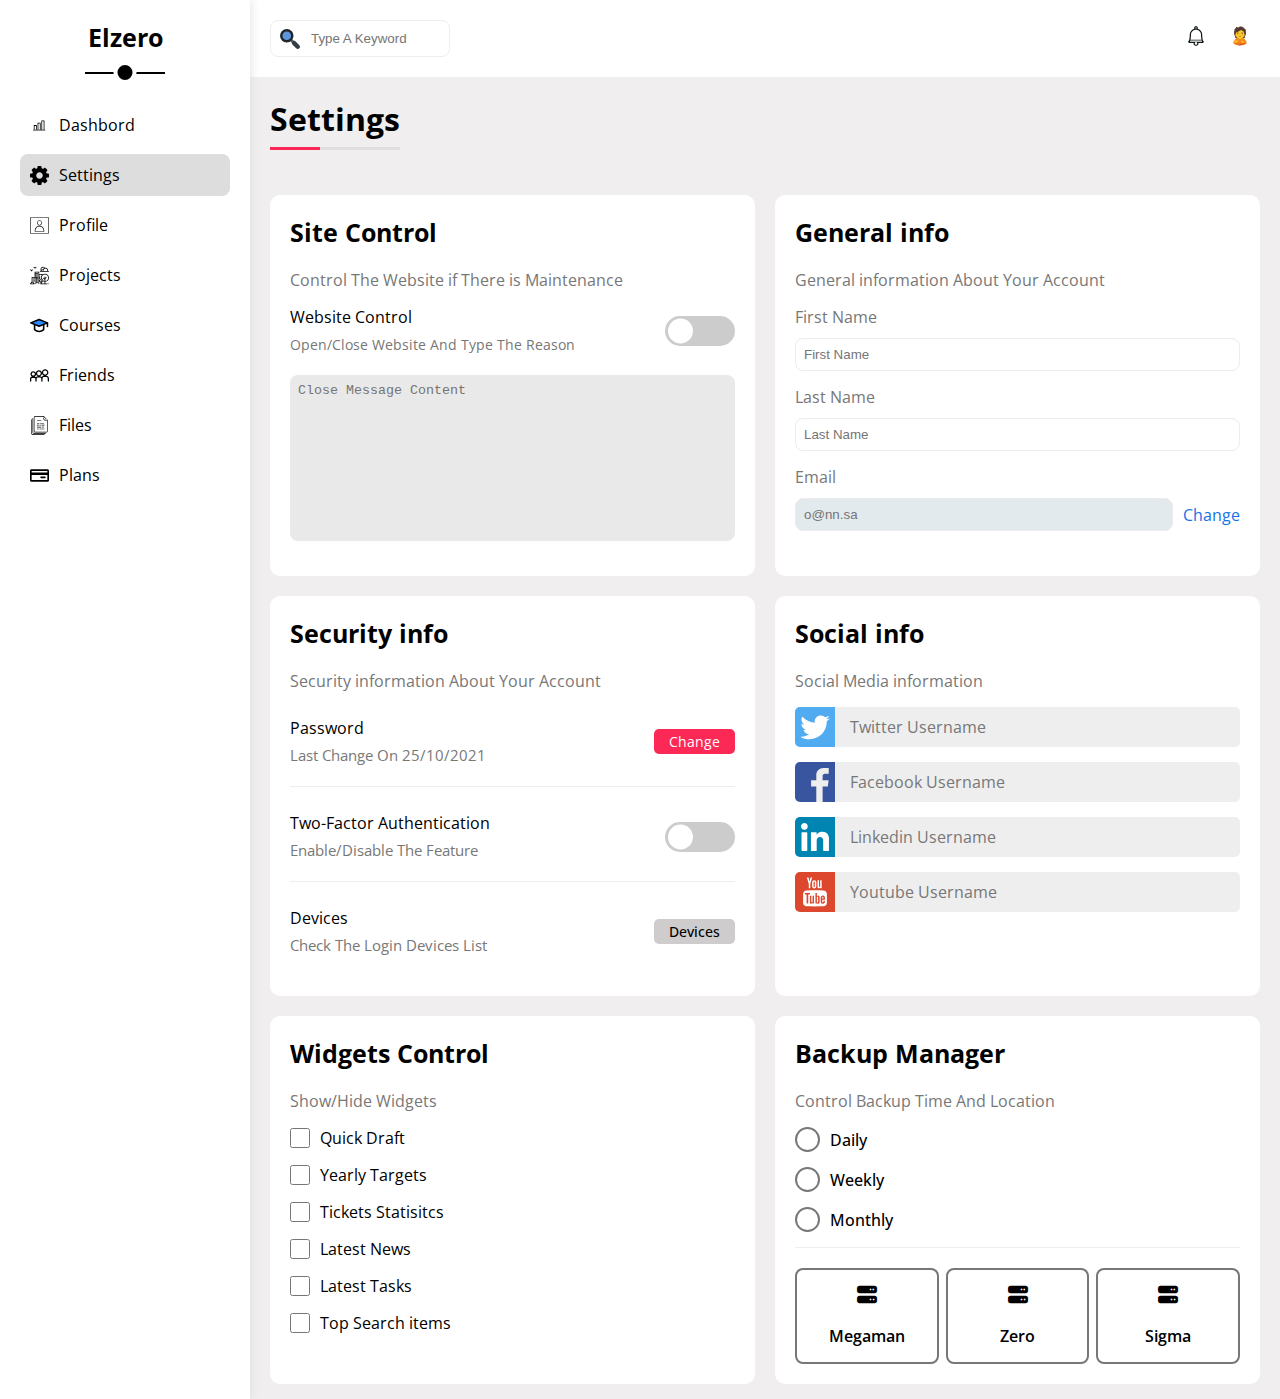
<file: settings.html>
<!DOCTYPE html>
<html lang="en">
<head>
  <meta charset="UTF-8">
  <meta http-equiv="X-UA-Compatible" content="IE=edge">
  <meta name="viewport" content="width=device-width, initial-scale=1.0">
  <title>Settings</title>
  <link rel="stylesheet" href="style/master.css">
  <link rel="preconnect" href="https://fonts.googleapis.com">
  <link rel="preconnect" href="https://fonts.gstatic.com" crossorigin>
  <link href="https://fonts.googleapis.com/css2?family=Open+Sans:wght@300;400;500;700;800&display=swap"
    rel="stylesheet">
    <link rel="stylesheet" href="style/all.min.css">
</head>

<body>
  <main>
    <div class="aside">
      <h3>Elzero</h3>
      <ul>
        <li>
          <a href="index.html"><img src="images/chart-svgrepo-com.svg" alt="chart icon"> <span>Dashbord</span></a>
        </li>
        <li>
          <a href="settings.html" class="active"><img src="images/configuration-cogwheel-interface-symbol-svgrepo-com.svg"alt="chart icon"><span>Settings</span></a>
        </li>
        <li>
          <a href="profile.html"><img src="images/profile-svgrepo-com.svg" alt="chart icon"> <span>Profile</span></a>
        </li>
        <li>
          <a href="projects.html"><img src="images/building-city-svgrepo-com.svg" alt="chart icon"> <span>Projects</span></a>
        </li>
        <li>
          <a href="courses.html"><img src="images/degree-hat-svgrepo-com.svg" alt="chart icon"> <span>Courses</span></a>
        </li>
        <li>
          <a href="friends.html"><img src="images/myspace-logo-svgrepo-com.svg" alt="chart icon"> <span>Friends</span></a>
        </li>
        <li>
          <a href="files.html"><img src="images/files-svgrepo-com.svg" alt="chart icon"> <span>Files</span></a>
        </li>
        <li>
          <a href="plans.html"><img src="images/card-svgrepo-com.svg" alt="chart icon"> <span>Plans</span></a>
        </li>
      </ul>
    </div>
    <div class="content">
      <div class="content-head">
        <div class="search">
          <input type="search" placeholder="Type A Keyword">
          <img src="images/search-svgrepo-com.svg" alt="search icon">
        </div>
        <div class="head-icons">
          <img src="images/ring-svgrepo-com.svg" alt="ring">
          <img src="images/person-pouting-svgrepo-com.svg" alt="person icon">
        </div>
      </div>
      <h1>Settings</h1>
  <div class="settings-page">
      <div class="box control">
        <h3>Site Control</h3>
        <span>Control The Website if There is Maintenance</span>
        <div class="web-controller">
          <div class="info">
            <p>Website Control</p>
            <span>Open/Close Website And Type The Reason</span>
          </div>
          <input type="checkbox" class="toggle">
        </div>
        <textarea name="Massage" id="" cols="30" rows="10" placeholder="Close Message Content"></textarea>
      </div>
      <div class="box general-info">
        <h3>General info</h3>
        <span>General information About Your Account</span>
        <form action="">
          <label>First Name</label>
          <input type="text" placeholder="First Name">
          <label>Last Name</label>
          <input type="text" placeholder="Last Name">
          <label>Email</label>
          <div class="change">
            <input type="text" placeholder="o@nn.sa">
            <a href="#">Change</a>
          </div>
        </form>
      </div>
      <div class="box security">
        <h3>Security info</h3>
        <span>Security information About Your Account</span>
        <div class="security-info">
          <div class="info">
            <div class="desc">
              <p>Password</p>
              <span>Last Change On 25/10/2021</span>
            </div>
            <a href="#" class="link">Change</a>
          </div>
        </div>
        <div class="security-info">
          <div class="info">
            <div class="desc">
              <p>Two-Factor Authentication</p>
              <span>Enable/Disable The Feature</span>
            </div>
            <input type="checkbox" class="toggle">
          </div>
        </div>
        <div class="security-info">
          <div class="info">
            <div class="desc">
              <p>Devices</p>
              <span>Check The Login Devices List</span>
            </div>
            <a href="#" class="link">Devices</a>
          </div>
        </div>
      </div>
      <div class="box social-info">
        <h3>Social info</h3>
        <span>Social Media information</span>
        <div class="info">
          <img src="images/twitter-svgrepo-com.svg" alt="twitter">
          <span>Twitter Username</span>
        </div>
        <div class="info">
          <img src="images/facebook-svgrepo-com.svg" alt="facebook">
          <span>Facebook Username</span>
        </div>
        <div class="info">
          <img src="images/linkedin-svgrepo-com.svg" alt="linkedin">
          <span>Linkedin Username</span>
        </div>
        <div class="info">
          <img src="images/youtube-svgrepo-com.svg" alt="youtube">
          <span>Youtube Username</span>
        </div>
      </div>
      <div class="box widgets-control">
        <h3>Widgets Control</h3>
        <span>Show/Hide Widgets</span>
        <form action="">
         <div class="holder">
           <input type="checkbox" id="quick-draft">
           <label for="quick-draft">Quick Draft</label>
         </div>
         <div class="holder">
           <input type="checkbox" id="yearly-targets">
           <label for="yearly-targets">Yearly Targets</label>
         </div>
         <div class="holder">
           <input type="checkbox" id="tickets">
           <label for="tickets">Tickets Statisitcs</label>
         </div>
         <div class="holder">
           <input type="checkbox" id="latest-news">
           <label for="latest-news">Latest News</label>
         </div>
        <div class="holder">
            <input type="checkbox" id="latest-tasks">
            <label for="latest-tasks">Latest Tasks</label>
        </div>
         <div class="holder">
           <input type="checkbox" id="top-search">
           <label for="top-search">Top Search items</label>
         </div>
        </form>
      </div>
      <div class="box backup-manager">
        <h3>Backup Manager</h3>
        <span>Control Backup Time And Location</span>
      <form>
        <div class="holder">
          <input type="radio" name="date">
          <label for="date">Daily</label>
        </div>
        <div class="holder">
          <input type="radio" name="date" >
          <label for="date">Weekly</label>
        </div>
         <div class="holder">
           <input type="radio" name="date">
           <label for="date">Monthly</label>
         </div>
      </form>
      <div class="packages">
        <div class="pack">
          <i class="fa-solid fa-server"></i>
          <p>Megaman</p>
        </div>
        <div class="pack">
          <i class="fa-solid fa-server"></i>
          <p>Zero</p>
        </div>
        <div class="pack">
          <i class="fa-solid fa-server"></i>
          <p>Sigma</p>
        </div>
      </div>
      </div>
  </div>
    </div>
  </main>
</body>

</html>
</file>
<file: style/master.css>
/* Start-Global-rules */
* {
  padding: 0;
  margin: 0;
  box-sizing: border-box;
}
body {
  font-family: "Open Sans", sans-serif;
}
:root {
  --main-color: rgb(252, 40, 86);
  --hover-color: rgb(197, 16, 55);
  --bg-white: white;
  --border-color: #eee;
  --gray-color: #777;
  --main-transition: 0.3s;
}
ul {
  list-style: none;
}
::-webkit-scrollbar {
  width: 12px;
}
::-webkit-scrollbar-track {
  background-color: rgba(245, 27, 136, 0.322);
}
::-webkit-scrollbar-thumb {
  background-color: var(--main-color);
  border-radius: 30px;
}
a {
  text-decoration: none;
}
:focus {
  outline: none;
}
textarea {
  resize: none;
}

.link {
  width: fit-content;
  display: block;
  background-color: var(--main-color);
  border-radius: 5px;
  padding: 3px 15px;
  margin-left: auto;
  color: var(--bg-white);
  font-size: 14px;
  text-transform: capitalize;
  transition: var(--main-transition);
}
.link:hover {
  background-color: var(--hover-color);
}
@media (max-width: 767px) {
  .link {
    margin: auto;
  }
}
h3 {
  font-size: 25px;
  margin-bottom: 20px;
}
.box > span {
  display: block;
  color: var(--gray-color);
  margin-bottom: 15px;
}
/* End-Global-Rules */
/* Start-Main */
main {
  display: flex;
  min-height: 100vh;
}
/* Start-Aside */
.aside {
  position: relative;
  width: 250px;
  padding: 20px;
  box-shadow: 0 0 10px #ddd;
  max-height: 100%;
}
@media (max-width: 767px) {
  .aside {
    width: 62px;
    padding: 10px;
  }
}
.aside h3 {
  margin-bottom: 50px;
  text-align: center;
  position: relative;
}
@media (max-width: 767px) {
  .aside h3 {
    display: none;
  }
}
.aside h3::before,
.aside h3::after {
  position: absolute;
  content: "";
  left: 50%;
  transform: translateX(-50%);
  background-color: black;
}
.aside h3::before {
  width: 80px;
  height: 2px;
  bottom: -20px;
}
.aside h3::after {
  border: 4px solid var(--bg-white);
  height: 15px;
  width: 15px;
  border-radius: 50%;
  bottom: -30px;
}
.aside ul li a {
  display: flex;
  align-items: center;
  padding: 10px;
  border-radius: 8px;
  transition: var(--main-transition);
  color: black;
  margin-bottom: 8px;
}
@media (max-width: 767px) {
  .aside ul li a {
    justify-content: center;
  }
  .aside ul li a span {
    display: none;
  }
}
.aside ul li a:hover,
.aside ul li a.active {
  background-color: #ddd;
}
.aside ul li a img {
  width: 29px;
  padding-right: 10px;
}
@media (max-width: 767px) {
  .aside ul li a img {
    padding: 0;
  }
}
/* End-Aside */
/* Start-Content */
.content {
  width: calc(100% - 250px);
  background: rgba(187, 179, 179, 0.219);
  overflow: hidden;
}
@media (max-width: 767px) {
  .content {
    width: 100%;
  }
}
.content-head {
  padding: 20px;
  display: flex;
  align-items: center;
  justify-content: space-between;
  background-color: var(--bg-white);
}
.content-head .search {
  position: relative;
}
.content-head .search input {
  padding: 10px 10px 10px 40px;
  border-radius: 8px;
  border: 1px solid var(--border-color);
  width: 180px;
  transition: var(--main-transition);
}
.content-head .search input:focus {
  width: 200px;
}
.content-head .search input:focus::placeholder {
  color: transparent;
}
.content-head .search img {
  width: 20px;
  position: absolute;
  left: 10px;
  top: 50%;
  transform: translateY(-50%);
  cursor: pointer;
}
.content .content-head .head-icons img {
  position: relative;
  width: 40px;
  padding: 0px 10px;
  border-radius: 50%;
  cursor: pointer;
  transition: var(--main-transition);
}
.content .content-head .head-icons img:first-of-type:hover {
  transform-origin: top center;
  animation: linear 0.8s 1 ring;
}
@keyframes ring {
  0%,
  100% {
    transform: rotate(0deg);
  }
  40% {
    transform: rotate(-20deg);
  }
  80% {
    transform: rotate(20deg);
  }
}
@media (max-width: 767px) {
  .content .content-head .head-icons img {
    width: 30px;
    padding: 0 5px;
  }
}
.content h1 {
  position: relative;
  margin: 20px 20px 40px;
}
.content h1::before,
.content h1::after {
  position: absolute;
  content: "";
  left: 0;
  bottom: -10px;
  height: 3px;
}
.content h1::before {
  width: 130px;
  background-color: rgb(223, 223, 223);
}
.content h1::after {
  width: 50px;
  background-color: var(--main-color);
  animation: linear infinite alternate 1.5s alternate-line;
}
@keyframes alternate-line {
  0%,
  100% {
    left: 0;
  }
  50% {
    left: calc(130px - 50px);
  }
}
/* Start-Wrapper */
.wrapper {
  display: grid;
  grid-template-columns: repeat(auto-fill, minmax(450px, 1fr));
  gap: 20px;
  margin-left: 20px;
  margin-right: 20px;
}
@media (max-width: 767px) {
  .wrapper {
    grid-template-columns: minmax(200px, 1fr);
    margin-left: 10px;
    margin-right: 10px;
    gap: 10px;
  }
}
.box {
  background-color: var(--bg-white);
  border-radius: 10px;
  padding: 20px;
}
/* Start-Welcome */
.wrapper .welcome {
  padding: 0;
  overflow: hidden;
  border: 1px solid rgba(216, 216, 216, 0.74);
}
.wrapper .welcome .welcome-head {
  background-image: url(../images/teamwork.png);
  background-size: cover;
  position: relative;
  min-height: 150px;
  padding: 15px;
  margin-bottom: 50px;
  z-index: 1;
}
@media (max-width: 767px) {
  .wrapper .welcome .welcome-head {
    text-align: center;
  }
}
.wrapper .welcome .welcome-head::after {
  position: absolute;
  content: "";
  left: 0;
  top: 0;
  bottom: 0;
  right: 0;
  background-color: rgba(119, 119, 119, 0.116);
  z-index: -1;
}
.wrapper .welcome span {
  color: var(--main-color);
  font-size: 18px;
  font-weight: bold;
}

.welcome img {
  position: absolute;
  bottom: -30px;
  width: 60px;
  padding: 3px;
  background-color: var(--bg-white);
  border-radius: 50%;
  display: block;
}
@media (max-width: 767px) {
  .welcome img {
    left: 50%;
    transform: translateX(-50%);
  }
}
.welcome .info {
  display: flex;
  padding: 15px 60px;
  justify-content: space-between;
  align-items: center;
  text-align: center;
  border-top: 1px solid var(--border-color);
  border-bottom: 1px solid var(--border-color);
  margin-bottom: 15px;
}
@media (max-width: 767px) {
  .welcome .info {
    flex-direction: column;
  }
}
.welcome .info h4 {
  margin-bottom: 10px;
  font-weight: 500;
  text-transform: capitalize;
}
.welcome .info span {
  font-size: 15px;
  color: var(--gray-color);
  font-weight: 400;
}
.welcome .welcome-profile {
  padding: 5px 15px 80px;
}
/* End-Welcome */
/* Start-Quick */
.wrapper .quick form input,
textarea {
  display: block;
  width: 100%;
  padding: 8px;
  border-radius: 8px;
  margin-bottom: 15px;
  background-color: rgb(233, 233, 233);
  border: none;
  color: var(--main-color);
}
.wrapper .quick form textarea {
  height: 180px;
  resize: none;
}
/* End-Quick */
/* Start-Targets */
.wrapper .targets .targets-content {
  display: flex;
  align-items: center;
  justify-content: center;
  margin-bottom: 15px;
}
.wrapper .targets .targets-content .img {
  display: flex;
  align-items: center;
  justify-content: center;
  width: 90px;
  height: 80px;
  background-color: rgba(9, 145, 207, 0.415);
  margin-right: 15px;
}
.wrapper .targets .targets-content:nth-of-type(2) .img {
  background-color: rgba(255, 123, 0, 0.877);
}
.wrapper .targets .targets-content .img img {
  width: 30px;
}
.wrapper .targets .targets-content .info {
  flex: 1;
}
.wrapper .targets .targets-content .info span {
  display: block;
  margin-bottom: 8px;
}
.wrapper .targets .targets-content .info span:nth-child(2) {
  font-weight: bold;
}
.wrapper .targets .targets-content .info .bar {
  height: 3px;
  width: 100%;
  background-color: rgba(0, 153, 255, 0.425);
  position: relative;
}
.wrapper .targets .targets-content .info .bar::before {
  position: absolute;
  content: "80%";
  width: fit-content;
  padding: 5px;
  background-color: rgb(0, 153, 255);
  color: var(--bg-white);
  border-radius: 5px;
  top: -50px;
  left: 75%;
}
.wrapper .targets .targets-content .info .bar::after {
  content: "";
  position: absolute;
  left: 77.9%;
  top: -22px;
  border-width: 8px 8px 8px 8px;
  border-style: solid;
  border-color: rgb(0, 153, 255) transparent transparent transparent;
}
.wrapper .targets .targets-content .info .bar > span {
  position: absolute;
  content: "";
  height: 100%;
  background-color: rgb(0, 153, 255);
}
.wrapper .targets .targets-content:nth-of-type(2) .info .bar::before {
  content: "55%";
}

.wrapper .targets .targets-content:nth-of-type(2) .info .bar {
  background-color: rgba(255, 123, 0, 0.418);
}
.wrapper .targets .targets-content:nth-of-type(2) .info .bar::before {
  background-color: rgba(255, 123, 0);
  left: 50%;
}
.wrapper .targets .targets-content:nth-of-type(2) .info .bar::after {
  border-color: rgba(255, 123, 0) transparent transparent transparent;
  left: 53%;
}
.wrapper .targets .targets-content:nth-of-type(2) .info .bar > span {
  background-color: rgb(255, 123, 0);
}
.wrapper .targets .targets-content:nth-of-type(3) .info .bar::before {
  content: "75%";
}
.wrapper .targets .targets-content:nth-of-type(3) .info .bar {
  background-color: rgba(0, 255, 98, 0.177);
}
.wrapper .targets .targets-content:nth-of-type(3) .info .bar::before {
  background-color: rgba(43, 223, 82, 0.877);
  left: 70%;
}
.wrapper .targets .targets-content:nth-of-type(3) .info .bar::after {
  border-color: rgba(43, 223, 82, 0.877) transparent transparent transparent;
  left: 73%;
}
.wrapper .targets .targets-content:nth-of-type(3) .info .bar > span {
  background-color: rgba(43, 223, 82, 0.877);
}
.wrapper .targets .targets-content:nth-of-type(3) .img {
  background-color: rgba(43, 223, 82, 0.877);
}
/* End-Targets */
/* Start-Statics */
.wrapper .statics {
  padding-bottom: 50px;
}
.wrapper .statics .statics-content {
  display: flex;
  justify-content: center;
  gap: 10px;
  flex-wrap: wrap;
}
@media (max-width: 767px) {
  .wrapper .statics .statics-content {
    flex-direction: column;
  }
}
.wrapper .statics .statics-content .statics-info {
  flex-basis: 45%;
  border: 1px solid var(--border-color);
  border-radius: 10px;
  padding: 15px;
  text-align: center;
}
.wrapper .statics .statics-content .statics-info img {
  width: 45px;
  display: block;
  margin: 0 auto 20px;
}
.wrapper .statics .statics-content .statics-info strong {
  display: block;
  margin-bottom: 10px;
  font-size: 21px;
}
.wrapper .statics .statics-content .statics-info span {
  color: var(--gray-color);
}
/* End-Statics */
/* Start-news */
.wrapper .news .news-content {
  display: flex;
  align-items: center;
  padding: 15px 0;
  margin-bottom: 20px;
}
@media (max-width: 767px) {
  .wrapper .news .news-content {
    flex-direction: column;
    text-align: center;
  }
}
.wrapper .news .news-content:nth-of-type(2),
.wrapper .news .news-content:nth-of-type(3),
.wrapper .news .news-content:nth-of-type(4) {
  border-top: 1px solid var(--border-color);
}
.wrapper .news .news-content .holder {
  display: flex;
  justify-content: space-between;
  align-items: center;
  flex: 1;
}
@media (max-width: 767px) {
  .wrapper .news .news-content .holder {
    flex-direction: column;
  }
}
.wrapper .news .news-content img {
  width: 70px;
  padding-right: 15px;
}
@media (max-width: 767px) {
  .wrapper .news .news-content img {
    padding: 0;
  }
  .wrapper .news .news-content .desc {
    margin: 15px 0;
  }
}
.wrapper .news .news-content .desc h4 {
  margin-bottom: 10px;
}
.sign {
  display: block;
  width: fit-content;
  background-color: var(--border-color);
  padding: 5px 10px;
  border-radius: 8px;
  font-size: 14px;
}
/* End-News */
/* Start-Tasks */
.wrapper .tasks .tasks-content {
  display: flex;
  align-items: center;
  justify-content: space-between;
  margin-bottom: 15px;
}
@media (max-width: 767px) {
  .wrapper .tasks .tasks-content {
    flex-direction: column;
    text-align: center;
  }
}
.wrapper .tasks .tasks-content {
  padding: 15px 0;
  border-bottom: 1px solid var(--border-color);
}
.wrapper .tasks .tasks-content:nth-of-type(5) {
  padding: 10px 0;
  border: none;
}
.wrapper .tasks .tasks-content:nth-of-type(4) {
  opacity: 0.3;
}
.wrapper .tasks .tasks-content span {
  font-size: 15px;
  color: var(--gray-color);
}
.wrapper .tasks .tasks-content .img img {
  width: 18px;
  cursor: pointer;
}
@media (max-width: 767px) {
  .wrapper .tasks .tasks-content .img {
    order: 1;
    padding-bottom: 15px;
  }
  .wrapper .tasks .tasks-content .desc {
    order: 2;
  }
}
/* End-Tasks */
/*Start-TOP-Search */
.top-search .search-content {
  display: flex;
  align-items: center;
  justify-content: space-between;
  margin-bottom: 30px;
}
.top-search .search-content:nth-of-type(7) {
  margin: 0;
}
.top-search .search-content:nth-of-type(1) span {
  color: var(--gray-color);
}
.top-search .search-content p {
  font-weight: 500;
  font-size: 17px;
}
/* End-Top-Search */
/* Start-Uploads */
.box.news.uploads img {
  width: 55px;
}
.box.news.uploads .news-content {
  margin: 0px;
  padding: 10px 0;
  border-top: 1px solid var(--border-color);
}
.box.news.uploads .news-content .desc h4 {
  margin: 0;
}
.box.news.uploads.news-content .desc span {
  color: var(--gray-color);
}
.box.news.uploads .news-content:nth-of-type(1) {
  border: none;
}
/* End-Updates */
/* Start-Last-Project */
.last-project {
  position: relative;
}
.last-project .last-project-content ul {
  position: relative;
}
.last-project .last-project-content ul::before {
  content: "";
  position: absolute;
  left: 10px;
  height: 100%;
  width: 2px;
  background: var(--main-color);
}
.last-project .last-project-content ul li {
  display: flex;
  align-items: center;
  margin-left: 35px;
  margin-bottom: 25px;
}
.last-project .last-project-content ul li::before {
  content: "";
  left: 0;
  width: 20px;
  height: 20px;
  background-color: var(--bg-white);
  position: absolute;
  border: 2px solid var(--bg-white);
  outline: 2px solid var(--main-color);
  border-radius: 8px;
}
.last-project .last-project-content ul li.done::before {
  background-color: var(--main-color);
}
.last-project img {
  width: 150px;
  position: absolute;
  right: 0;
  bottom: 0;
  opacity: 0.4;
}
/* End-Last-Project */
/* Start-Reminders */
.reminders .info {
  margin-bottom: 30px;
  position: relative;
  padding-left: 15px;
  margin-left: 30px;
}
.reminders .info.blue {
  border-left: 3px solid rgb(0, 119, 255);
}
.reminders .info.green {
  border-left: 3px solid rgb(6, 189, 6);
}
.reminders .info.orange {
  border-left: 3px solid orange;
}
.reminders .info.red {
  border-left: 3px solid red;
}
.reminders .info p {
  font-weight: bold;
  margin-bottom: 5px;
}
.reminders .info::before {
  content: "";
  position: absolute;
  left: -30px;
  height: 15px;
  width: 15px;
  background: black;
  border-radius: 50%;
  top: 50%;
  transform: translateY(-50%);
  margin-right: 30px;
}
.reminders .info.blue::before {
  background: rgb(0, 119, 255);
}
.reminders .info.green::before {
  background: rgb(6, 189, 6);
}
.reminders .info.orange::before {
  background: orange;
}
.reminders .info.red::before {
  background: red;
}
/* End-Reminders */
/* Start-latest-post */
.latest-post span {
  color: var(--gray-color);
}
.latest-post .head {
  display: flex;
  align-items: center;
  padding: 15px 0;
  border-bottom: 1px solid var(--border-color);
}
.latest-post .head .img img {
  width: 50px;
  height: 50px;
  margin-right: 15px;
  border-radius: 50%;
}
.latest-post .head .head-info p {
  font-weight: bold;
}

.latest-post .body {
  padding: 30px 0;
  border-bottom: 1px solid var(--border-color);
  line-height: 2;
}
.latest-post .footer {
  display: flex;
  align-items: center;
  justify-content: space-between;
  padding: 30px 0;
}
.latest-post .footer .holder {
  display: flex;
  align-items: center;
}
.latest-post .footer .holder img {
  width: 25px;
  margin-right: 10px;
}
/* End-latest-post */
/* Start-Social-Media */
.social-media .social-info {
  display: flex;
  align-items: center;
  margin-bottom: 15px;
}
.social-media .social-info.twitter {
  background: #50abf142;
}
.social-media .social-info .link.twitter {
  background: #2f98e9;
}
.social-media .social-info .social-stats span.twitter {
  color: #056bb9;
}
.social-media .social-info.facebook {
  background: #196aa842;
}
.social-media .social-info .link.facebook {
  background: #0a54dd;
}
.social-media .social-info .social-stats span.facebook {
  color: #056bb9;
}
.social-media .social-info.youtube {
  background: #f510004f;
}
.social-media .social-info .link.youtube {
  background: #f51000f6;
}
.social-media .social-info .social-stats span.youtube {
  color: #e61607;
}
.social-media .social-info.linkedin {
  background: #0383b152;
}
.social-media .social-info .link.linkedin {
  background: #0383b1;
}
.social-media .social-info .social-stats span.linkedin {
  color: #056b91;
}
.social-media .social-info img {
  width: 60px;
  background-color: var(--bg-white);
}
.social-media .social-info .social-stats {
  flex: 1;
  display: flex;
  align-items: center;
  padding: 10px;
}
/* End-Social-Media */
/* Table */
.responsive-table {
  overflow-x: auto;
  padding: 20px;
  background: var(--bg-white);
  border-radius: 10px;
  margin: 20px;
}
.responsive-table h3 {
  margin: 0 0 20px;
}
.responsive-table table {
  min-width: 1000px;
  width: 100%;
  border-spacing: 0;
}
.responsive-table table thead td {
  font-weight: bold;
  background-color: #05b3b9;
}
.responsive-table table td {
  padding: 15px;
}
.responsive-table table tbody td {
  border-bottom: 1px solid var(--border-color);
  border-left: 1px solid var(--border-color);
  transition: var(--main-transition);
}
.responsive-table table tbody tr td:nth-child(1):hover,
.responsive-table table tbody tr td:nth-child(2):hover,
.responsive-table table tbody tr td:nth-child(3):hover,
.responsive-table table tbody tr td:nth-child(4):hover,
.responsive-table table tbody tr td:nth-child(5):hover,
.responsive-table table tbody tr td:nth-child(6):hover {
  background-color: #05a4b9;
}
.responsive-table table tbody tr:hover td {
  background-color: rgb(214, 206, 206);
}
.responsive-table table tbody td:last-child {
  border-right: 1px solid var(--border-color);
}
.responsive-table table tbody img {
  width: 32px;
  height: 32px;
  border-radius: 50%;
  padding: 2px;
  background: var(--bg-white);
}
.responsive-table table tbody img:not(:nth-child(1)) {
  margin-left: -20px;
}
.responsive-table table a.link {
  margin: 0 auto 0 0;
}
.responsive-table table tbody tr:nth-child(1) a.link {
  background-color: rgb(252, 158, 17);
}
.responsive-table table tbody tr:nth-child(2) a.link {
  background-color: rgb(0, 89, 255);
}
.responsive-table table tbody tr:nth-child(3) a.link,
.responsive-table table tbody tr:nth-child(4) a.link,
.responsive-table table tbody tr:nth-child(6) a.link {
  background-color: rgb(25, 202, 9);
}
/* End-Table */
/* Start-Wrapper */
/* End-Content */
/* END-MAIN */
/* Start-Settings-Page */
.settings-page {
  display: grid;
  grid-template-columns: repeat(auto-fill, minmax(450px, 1fr));
  gap: 20px;
  padding: 15px 0;
  margin-left: 20px;
  margin-right: 20px;
}
@media (max-width: 767px) {
  .settings-page {
    grid-template-columns: minmax(200px, 1fr);
    margin-left: 10px;
    margin-right: 10px;
    gap: 10px;
  }
}
/* Start-Site-Control */
.control .web-controller {
  display: flex;
  align-items: center;
  justify-content: space-between;
  margin-bottom: 20px;
}
@media(max-width:767px){
  .control .web-controller{
    flex-direction: column;
  }
}
.control .web-controller .info p {
  margin-bottom: 5px;
}
.control .web-controller .info span {
  font-size: 14px;
  color: var(--gray-color);
}
input.toggle {
  position: relative;
  width: 70px;
  height: 30px;
  border-radius: 20px;
  background-color: #ccc;
  -webkit-appearance: none;
  transition: 0.8s;
  cursor: pointer;
}
input.toggle:checked {
  background-color: #2f98e9;
}
input.toggle::before {
  content: "";
  position: absolute;
  left: 3px;
  top: 50%;
  transform: translateY(-50%);
  height: 25px;
  width: 25px;
  border-radius: 50%;
  background-color: var(--bg-white);
  transition: var(--main-transition);
}
input.toggle:checked[type="checkbox"]::before {
  left: calc(70px - 28px);
}
/* End-Site-Control */
/* Start-General-Info */
.general-info form label {
  margin-bottom: 10px;
  display: block;
  color: var(--gray-color);
}
.general-info form input {
  width: 100%;
  display: block;
  padding: 8px;
  border-radius: 8px;
  border: none;
  border: 1px solid #ececec;
  margin-bottom: 15px;
}
.general-info form .change {
  display: flex;
  align-items: center;
  justify-content: space-between;
}
.general-info form .change input {
  margin: 0 10px 0 0;
  background-color: #b8cad363;
  transition: var(--main-transition);
}
.general-info form .change input:focus {
  background-color: white;
}
.general-info form .change a {
  display: block;
  color: #1671e7;
  transition: var(--main-transition);
}
.general-info form .change a:hover {
  opacity: 0.8;
}
/* End-General-Info */
/* Start-Security-info */
.security-info {
  padding-bottom: 20px;
  margin-top: 25px;
  border-bottom: 1px solid var(--border-color);
}
.security-info:nth-of-type(3) {
  border: none;
}
.security-info .info {
  display: flex;
  align-items: center;
  justify-content: space-between;
}
.security-info .info .desc p {
  margin-bottom: 5px;
}
.security-info .info .desc span {
  font-size: 15px;
  color: var(--gray-color);
}
.security-info:nth-of-type(3) .info a {
  background-color: #cecccc;
  color: black;
  font-weight: 500;
}
/* End-Security-info */
/* Start-Social-info */
.social-info .info {
  display: flex;
  align-items: center;
  margin-bottom: 15px;
  border-radius: 5px;
  overflow: hidden;
  background-color: var(--border-color);
}
.social-info .info img {
  width: 40px;
  margin-right: 15px;
  cursor: pointer;
}
.social-info .info span {
  color: var(--gray-color);
}
/* End-Social-info */
/* Start-widgets-control */
.widgets-control form .holder {
  margin-bottom: 15px;
  display: flex;
  align-items: center;
}
.widgets-control form input {
  accent-color: rgb(0, 119, 255);
  width: 20px;
  height: 20px;
  border: 1px solid var(--border-color);
  margin-right: 10px;
  cursor: pointer;
}
.widgets-control form label {
  user-select: none;
}
/* End-widgets-control */
/* Start-backup-manager */
.backup-manager form .holder {
  display: flex;
  align-items: center;
  margin-bottom: 15px;
}
.backup-manager form {
  border-bottom: 1px solid var(--border-color);
  margin-bottom: 20px;
}
.backup-manager form .holder input {
  position: relative;
  margin-right: 10px;
  -webkit-appearance: none;
  width: 25px;
  height: 25px;
  border: 2px solid var(--gray-color);
  border-radius: 50%;
  transition: var(--main-transition);
  display: flex;
  align-items: center;
  justify-content: center;
  cursor: pointer;
}
.backup-manager form .holder input::before {
  content: "";
  position: absolute;
  background-color: #1141e2;
  width: 0;
  height: 0;
  border-radius: 50%;
  transition: var(--main-transition);
}
.backup-manager form .holder input:checked::before {
  height: 15px;
  width: 15px;
}
.backup-manager form .holder input:checked {
  border-color: #1141e2;
}
.backup-manager form .holder label {
  font-weight: 500;
}
.backup-manager .packages {
  display: flex;
  justify-content: space-between;
  align-items: center;
  text-align: center;
}
@media (max-width: 767px) {
  .backup-manager .packages {
    flex-direction: column;
  }
}
.backup-manager .packages .pack {
  flex-basis: calc(97% / 3);
  padding: 15px;
  border: 2px solid var(--gray-color);
  border-radius: 8px;
  transition: var(--main-transition);
  cursor: pointer;
}
@media (max-width: 767px) {
  .backup-manager .packages .pack {
    min-width: 100%;
    margin-bottom: 10px;
  }
}
.backup-manager .packages .pack:hover {
  border-color: #1671e7;
}
.backup-manager .packages .pack:hover.pack i,
.backup-manager .packages .pack:hover.pack > p {
  color: #1671e7;
}
.backup-manager .packages .pack i {
  margin-bottom: 20px;
  font-size: 20px;
  transition: var(--main-transition);
}
.backup-manager .packages .pack p {
  font-weight: 600;
  transition: var(--main-transition);
}
/* End-backup-manager */
/* End-Settings-Page */
/* Start-Profile-page */
.profile-page {
  margin:20px;
}
/* Start-Overview-section */
.profile-page .overview {
  display: flex;
  align-items: center;
  margin: 15px 0;
  padding: 15px 0;
  background-color: var(--bg-white);
  border-radius: 10px;
}
@media (max-width: 767px) {
  .profile-page .overview {
    flex-direction: column;
  }
}
.profile-page .overview .profile {
  min-width: 300px;
  text-align: center;
  padding: 20px;
}
@media (max-width: 767px) {
  .profile-page .overview .profile {
    min-width: 100%;
  }
}
@media (min-width: 1900px) {
  .profile-page .overview .profile {
    border-right: 1px solid var(--gray-color);
  }
}
.profile-page .overview .profile > img {
  width: 120px;
  height: 120px;
  border-radius: 50%;
  margin-bottom: 10px;
}
.profile-page .overview .profile > span {
  display: inline-block;
  margin-top: 10px;
  color: var(--gray-color);
}
.profile-page .overview .profile .progress {
  margin: 15px auto 0;
  overflow: hidden;
  border-radius: 6px;
  position: relative;
  height: 6px;
  width: 70%;
  background-color: var(--gray-color);
}
.profile-page .overview .profile .progress > span {
  position: absolute;
  content: "";
  background-color: var(--main-color);
  border-radius: 6px;
  height: 100%;
  left: 0;
}
.profile-page .overview .profile .rating {
  margin: 10px 0;
}
.profile-page .overview .profile .rating i {
  color: orange;
  transition: var(--main-transition);
  cursor: pointer;
  font-size: 18px;
}
.profile-page .overview .profile .rating i:hover {
  animation: rotate linear forwards 1s 1;
}

@keyframes rotate {
  0%,
  100% {
    transform: rotate(0deg);
  }
  50% {
    transform: rotate(360deg);
  }
}
.profile-page .overview .profile > p {
  font-size: 14px;
  color: var(--gray-color);
}
.profile-page .overview .info-box {
  width: 100%;
}
.profile-page .overview .info-box .box {
  display: flex;
  align-items: center;
  flex-wrap: wrap;
  padding: 15px;
}
@media (max-width: 767px) {
  .profile-page .overview .info-box .box {
    flex-direction: column;
    text-align: center;
  }
}
.profile-page .overview .info-box .box:not(:nth-of-type(4)) {
  border-bottom: 1px solid var(--border-color);
}
.profile-page .overview .info-box .box > div input.toggle {
  height: 20px;
  width: 50px;
}
.profile-page .overview .info-box .box > div input.toggle::before {
  left: 2px;
  height: 15px;
  width: 15px;
}
.profile-page
  .overview
  .info-box
  .box
  > div
  input.toggle:checked[type="checkbox"]::before {
  left: calc(50px - 17px);
}
@media (min-width: 768px) {
  .profile-page .overview .info-box .box > div {
    width: 250px;
  }
}
@media (max-width: 767px) {
  .profile-page .overview .info-box .box > div:not(:nth-of-type(4)) {
    margin-bottom: 10px;
    margin-right: 10px;
  }
}
.profile-page .overview .info-box .box > div span:nth-of-type(1) {
  color: var(--gray-color);
}
.profile-page .overview .info-box .box > h4 {
  width: 100%;
  color: var(--gray-color);
  font-weight: 500;
  margin-bottom: 10px;
}
@media (max-width: 767px) {
  .profile-page .overview .info-box .box > h4 {
    margin-bottom: 10px;
  }
}
/* END-Overview-section */
/* Start-Other-data */
.other-data {
  display: flex;
  gap: 20px;
  margin: 15px 0;
}
@media (max-width: 767px) {
  .other-data {
    flex-direction: column;
  }
}
/* Start-My-Skills */
.other-data .box.my-skills {
  flex: 1;
}
.other-data .box.my-skills ul li {
  border-bottom: 1px solid var(--border-color);
  padding: 15px 0;
}
.other-data .box.my-skills ul li:last-child {
  border-bottom: none;
}
.other-data .box.my-skills ul li span {
  display: inline-flex;
  font-size: 14px;
  width: fit-content;
  padding: 4px 10px;
  border-radius: 6px;
  border: 1px solid var(--border-color);
  background-color: var(--border-color);
}
.other-data .box.my-skills ul li span:not(:last-child) {
  margin-right: 5px;
}
@media (min-width: 767px), (max-width: 991) {
  .other-data .box.my-skills ul li span:not(:last-child) {
    margin-bottom: 5px;
  }
}
/* End-My-Skills */
/* Start-Activites */
.box.activites {
  flex: 2;
}
.box.activites .activity-content {
  margin-bottom: 20px;
  padding-bottom: 30px;
  border-bottom: 1px solid var(--border-color);
}
.box.activites .activity-content:nth-of-type(4) {
  margin: 0;
  padding: 0;
  border-bottom: none;
}
.box.activites .activity-content .activity-info {
  display: flex;
  align-items: center;
  justify-content: space-between;
}
@media (max-width: 767px) {
  .box.activites .activity-content .activity-info {
    flex-direction: column;
    text-align: center;
  }
}
.box.activites .activity-content .activity-info .img {
  flex: 1;
}
@media (max-width: 767px) {
  .box.activites .activity-content .activity-info .img {
    margin-bottom: 10px;
  }
}
.box.activites .activity-content .activity-info img {
  width: 70px;
  height: 70px;
  border-radius: 50%;
  margin-right: 15px;
}
@media (max-width: 767px) {
  .box.activites .activity-content .activity-info img {
    margin-right: 0;
    margin-bottom: 10px;
  }
}
.box.activites .activity-content p {
  margin-bottom: 10px;
  font-weight: 500;
}
.box.activites .activity-content span {
  color: var(--gray-color);
}
.box.activites .activity-content .activity-info .time p {
  text-align: right;
}
@media (max-width: 767px) {
  .box.activites .activity-content .activity-info .time p {
    text-align: center;
  }
}
/* End-Activites */
/* End-Other-data */
/* End-Profile-page */
/* Start-Projects-page */
.projects-page {
  display: grid;
  grid-template-columns: repeat(auto-fill, minmax(500px, 1fr));
  gap: 20px;
  margin: 20px;
}
@media (max-width: 767px) {
  .projects-page {
    grid-template-columns: minmax(250px, 1fr);
    margin-left: 10px;
    margin-right: 10px;
  }
}
.projects-page .project {
  position: relative;
  background-color: var(--bg-white);
  border-radius: 8px;
  padding: 15px;
}
.projects-page .project > span {
  position: absolute;
  right: 15px;
  top: 10px;
  color: var(--gray-color);
  font-size: 14px;
}
.projects-page .project h4 {
  margin: 10px 0;
  font-weight: 600;
}
.projects-page .project p {
  font-size: 14px;
  color: var(--gray-color);
}
.projects-page .project .team {
  position: relative;
  min-height: 80px;
}
.projects-page .project .team a {
  position: absolute;
  left: 0;
  bottom: 0;
  transition: var(--main-transition);
}
.projects-page .project .team a:hover {
  z-index: 1000;
  transform: scale(1.1) rotate(360deg) translateY(-8px);
}
.projects-page .project .team a:nth-child(2) {
  position: absolute;
  left: 25px;
  bottom: 0;
}
.projects-page .project .team a:nth-child(3) {
  position: absolute;
  left: 50px;
  bottom: 0;
}
.projects-page .project .team a:nth-child(4) {
  position: absolute;
  left: 75px;
  bottom: 0;
}
.projects-page .project .team a:nth-child(5) {
  position: absolute;
  left: 100px;
  bottom: 0;
}
.projects-page .project .team a img {
  width: 40px;
  height: 40px;
  border: 2px solid var(--bg-white);
  border-radius: 50%;
}
.projects-page .project .do {
  display: flex;
  justify-content: flex-end;
  padding-top: 15px;
  margin-top: 15px;
  border-top: 1px solid var(--border-color);
}
@media (max-width: 767px) {
  .projects-page .project .do {
    flex-direction: column;
  }
}
.projects-page .project .do span {
  width: fit-content;
  background-color: var(--border-color);
  border-radius: 6px;
  padding: 3px 8px;
  margin-left: 5px;
}
@media (max-width: 767px) {
  .projects-page .project .do span {
    margin-bottom: 10px;
  }
}
.projects-page .project .sale {
  padding-top: 15px;
  margin-top: 15px;
  border-top: 1px solid var(--border-color);
  display: flex;
  justify-content: space-between;
  align-items: center;
}
.projects-page .project .sale .progress {
  position: relative;
  width: 250px;
  height: 8px;
  border-radius: 6px;
  background-color: var(--border-color);
}
@media (max-width: 767px) {
  .projects-page .project .sale .progress {
    width: 180px;
  }
}
.projects-page .project .sale .progress > span {
  position: absolute;
  left: 0;
  height: 100%;
  top: 0;
  border-radius: 6px;
}
.red-bar {
  background-color: var(--main-color);
}
.green-bar {
  background-color: rgb(8, 207, 8);
}
.blue-bar {
  background-color: #2f6fe6;
}
.projects-page .project .sale span {
  color: var(--gray-color);
}
/* End-Projects-page */
/* Start-Courses-page */
.courses{
  display: grid;
  grid-template-columns: repeat(auto-fill,minmax(300px,1fr));
  gap: 20px;
  margin: 20px;
}
@media(max-width:767px){
  .courses{
    grid-template-columns:minmax(200px,1fr);
    margin-left: 10px;
    margin-right: 10px;
  }
}
.course{
background-color: var(--bg-white);
border-radius: 6px;
position: relative;
overflow: hidden;
}
.course> img{
width: 50px;
height: 50px;
border-radius: 50%;
border: 2px solid var(--bg-white);
position: absolute;
left: 20px;
top: 20px;
}
.course .img img{
width: 100%;
}
.course .course-desc{
  padding: 10px 15px ;
}
.course .course-desc h3{
font-size: 17px;
margin: 10px 0;
}
.course .course-desc p{
font-size: 15px;
color: var(--gray-color);
line-height: 1.7;
}
.course-info{
  display: flex;
  justify-content: space-between;
  align-items: center;
  padding: 15px 10px;
  margin-top: 15px;
  border-top: 1px solid var(--border-color);
  position: relative;
}
.course-info .users{
  display: flex;
  align-items: center;
}
.course-info .users i{
margin-right: 10px;
color: var(--gray-color);
font-size: 15px;
}
.course-info .users p{
color: var(--gray-color);
}
.course-info  span{
  width: fit-content;
  background-color: #1671e7;
  border-radius: 6px;
  padding: 3px 8px;
  color:var(--bg-white);
  position:absolute;
  left: 50%;
  transform: translateX(-50%);
  top: -13px;
  cursor: pointer;
  transition: var(--main-transition);
}
.course-info  span:hover{
  background-color: var(--main-color);
}
/* End-Courses-page */
/* Start-Friends-page */
.friends-page{
  display: grid;
  grid-template-columns: repeat(auto-fill,minmax(300px,1fr));
  gap: 20px;
  margin: 20px;
}
@media(max-width:767px){
  .friends-page{
    display: grid;
    grid-template-columns: minmax(200px,1fr);
    margin-left: 10px;
    margin-right: 10px;
  }
}
.friends-page .friends{
  background-color: var(--bg-white);
  border-radius: 6px;
  padding: 15px;
  position: relative;
}
.friends-page .icons{
  position: absolute;
  display: flex;
  top: 15px;
  left: 15px;
}
.friends-page .friends .icons .icon{
  display: flex;
  align-items: center;
  justify-content: center;
  height: 30px;
  width: 30px;
  background-color: var(--border-color);
  margin-left: 10px;
  border-radius: 50%;
  cursor: pointer;
}
.friends-page .friends .icons .icon:nth-child(1){
  margin-left: 0;
}
.friends-page .friends .icons .icon i{
  font-size: 13px;
}
.friends-page .friends .friend-content{
  display: flex;
  align-items: center;
  justify-content: center;
  flex-direction: column;
  margin-top: 30px;
  margin-bottom: 15px;
  border-bottom: 1px solid var(--border-color);
  padding-bottom: 15px;
}
.friends-page .friends .friend-content .img img{
  width: 110px;
  height: 110px;
  border-radius: 50%;
}
.friends-page .friends .friend-content h3{
  margin: 5px;
  font-size: 18px;
}
.friends-page .friends .friend-content span{
  font-size: 15px;
  color: var(--gray-color);
}
.friends-page .friends .friends-stats {
  display: flex;
  align-items: center;
  justify-content: space-between;
  margin-bottom: 10px;
  padding-bottom: 10px;
  border-bottom: 1px solid var(--border-color);
}
.friends-page .friends .stats-content .stats:not(:nth-of-type(3)){
  margin-bottom: 10px;
}
.friends-page .friends .stats-content .stats i{
margin-right: 8px;
}
.friends-page .friends .friends-stats  > img{
  width: 80px;
  height: 80px;
  opacity: 0.2;
  }
.friends-page .friends .orders{
display: flex;
align-items: center;
justify-content: space-between;
}
.friends-page .friends .orders span{
font-size: 14px;
color: var(--gray-color);
}
.friends-page .orders a{
  padding: 3px 8px;
  margin: 0;
}
.friends-page .orders a:nth-child(2){
background-color:#1671e7;
}
/* End-Friends-page */
/* Start-Files-Page */
.files-page{
  margin: 20px;
  display: flex;
  flex-direction: row-reverse;
  gap: 20px;
  align-items: flex-start;
}
@media(max-width:767px){
  .files-page{
    margin-left: 10px;
    margin-right: 10px;
    flex-direction: column;
    align-items: normal;
  }
}
.files-page .files-statistics{
  background-color: var(--bg-white);
  padding: 15px;
  border-radius: 6px;
}
@media(max-width:767px){
  .files-page .files-statistics{
    min-width: 100%;
  }
}
.files-page .files-statistics h3{
  font-size: 22px;
}
.files-page .files-statistics .info{
  display: flex;
  align-items: center;
  font-size: 14px;
  min-width: 250px;
  padding: 10px;
  border: 1px solid var(--border-color);
  border-radius: 6px;
  margin-bottom: 10px;
}
.files-page .files-statistics .info .file{
  margin-right: 10px;
  min-width: 45px;
  min-height: 45px;
  display: flex;
  align-items: center;
  justify-content: center;
}
.files-page .files-statistics .info .file.blue{
  background-color: #2f98e9a9;
}
.files-page .files-statistics .info .file.green{
  background-color: rgba(56, 202, 19, 0.548);
}
.files-page .files-statistics .info .file.red{
  background-color: rgba(202, 25, 19, 0.548);
}
.files-page .files-statistics .info .file.orange{
  background-color: rgba(219, 124, 16, 0.548);
}
.files-page .files-statistics .info .file i{
  font-size: 18px;
}
.files-page .files-statistics .info .file i.blue{
  color: #022599;
}
.files-page .files-statistics .info .file i.green{
  color:rgba(28, 104, 9, 0.993) ;
}
.files-page .files-statistics .info .file i.red{
  color:rgba(97, 5, 5, 0.993) ;
}
.files-page .files-statistics .info .file i.orange{
  color:rgba(100, 78, 5, 0.993) ;
}
.files-page .files-statistics .info .desc p{
margin-bottom: 10px;
font-weight: 500;
}
.files-page .files-statistics .info .desc span{
color: var(--gray-color);
}
.files-page .files-statistics .info .size{
margin-left: auto;
color: var(--gray-color);
}
.files-page .files-statistics a.link{
  margin: 0 auto;
  padding: 8px 10px;
}
.files-page .files-statistics a.link > i{
  margin-right: 5px;
  transition: var(--main-transition);
}
.files-page .files-statistics a.link:hover > i{
  animation: go-up linear 1s infinite;
}
@keyframes go-up{
  0%,100%{
    transform: translateY(0);
  }
  50%{
    transform: translateY(-5px);
  }
}
.all-files{
  display: grid;
  grid-template-columns: repeat(auto-fill,minmax(200px,1fr));
  gap: 20px;
  flex: 1;
}
.all-files .file-box{
  background-color: var(--bg-white);
  border-radius: 6px;
  padding: 10px;
  position: relative;
}
.all-files .file-box >i{
position: absolute;
left: 15px;
top: 15px;
color: var(--gray-color);
cursor: pointer;
transition: var(--main-transition);
}
.all-files .file-box >i:hover{
  color: var(--main-color);
}
.all-files .file-box .file{
  margin-top: 25px;
  display: flex;
  flex-direction: column;
  align-items: center;
  justify-content: center;
  padding-bottom: 10px;
  border-bottom: 1px solid var(--border-color);
  margin-bottom: 10px;
}
.all-files .file-box .file img{
  width: 65px;
  height: 65px;
  margin-bottom: 10px;
  cursor: pointer;
  transition: var(--main-transition);
}
.all-files .file-box .file img:hover{
  transform: rotate(15deg);
}
.all-files .file-box .file p{
  margin-bottom: 10px;
}
.all-files .file-box .file span{
  align-self: flex-start;
  color: var(--gray-color);
  font-size: 14px;
}
.all-files .file-box .date{
  display: flex;
  justify-content: space-between;
  align-items: center;
  font-size: 14px;
  color: var(--gray-color);
}
/* End-Files-Page */
/* Start-Plans-Page */
.plans-page{
  display: grid;
  grid-template-columns: repeat(auto-fill,minmax(450px,1fr));
  gap: 20px;
  margin: 20px;
}
@media(max-width:767px){
  .plans-page{
  grid-template-columns:minmax(200px,1fr);
  }
}
.plans-page .plan{
  background-color: var(--bg-white);
  border-radius: 6px;
  padding: 10px;
}
.plans-page .plan .plan-head{
  padding: 20px;
  border: 3px solid var(--bg-white);
  text-align: center;
  color: var(--bg-white);
}
.plans-page .plan .plan-head .price{
  position: relative;
  width: fit-content;
  margin: auto;
  font-size: 40px;
}
.plans-page .plan .plan-head .price span{
  position: absolute;
  left: -18px;
  font-size: 26px;
}
.plans-page .plan .plan-head.green{
  background-color: rgb(8, 196, 8);
  outline: 3px solid rgb(4, 190, 4);
}
.plans-page .plan .plan-head.blue{
  background-color: #2f6fe6;
  outline: 3px solid #2f6fe6;
}
.plans-page .plan .plan-head.orange{
  background-color: rgb(255, 187, 0);
  outline: 3px solid rgb(255, 187, 0);
}
.plans-page .plan ul{
  margin: 15px 0;
}
.plans-page .plan ul li{
  padding: 15px 0;
  display: flex;
  align-items: center;
  border-bottom: 1px solid var(--border-color);
}
@media(max-width:767px){
  .plans-page .plan ul li{
    font-size: 15px;
  }
}
.plans-page .plan ul li i:first-child{
  margin-right: 10px;
}
.plans-page .plan ul li i:last-child{
  margin-left: auto;
  color: var(--gray-color);
  transition: var(--main-transition);
  cursor: pointer;
}
.plans-page .plan ul li i:last-child:hover{
  color: rgb(245, 9, 9);
}
.plans-page .plan ul li i.green{
  color: rgb(14, 197, 39);
}
.plans-page .plan ul li i.red{
  color: rgb(240, 21, 21);
}
.plans-page .plan>a.link{
  margin: 0 auto;
  padding: 5px 30px;
  font-size: 15px;
  text-transform: uppercase;
}
.plans-page .plan>a.link.green{
background-color: rgb(8, 196, 8);
}
.plans-page .plan>a.link.blue{
background-color: #2f6fe6;
}
.plans-page .plan>p{
  text-align: center;
  color: var(--gray-color);
}
/* End-Plans-Page */
</file>
